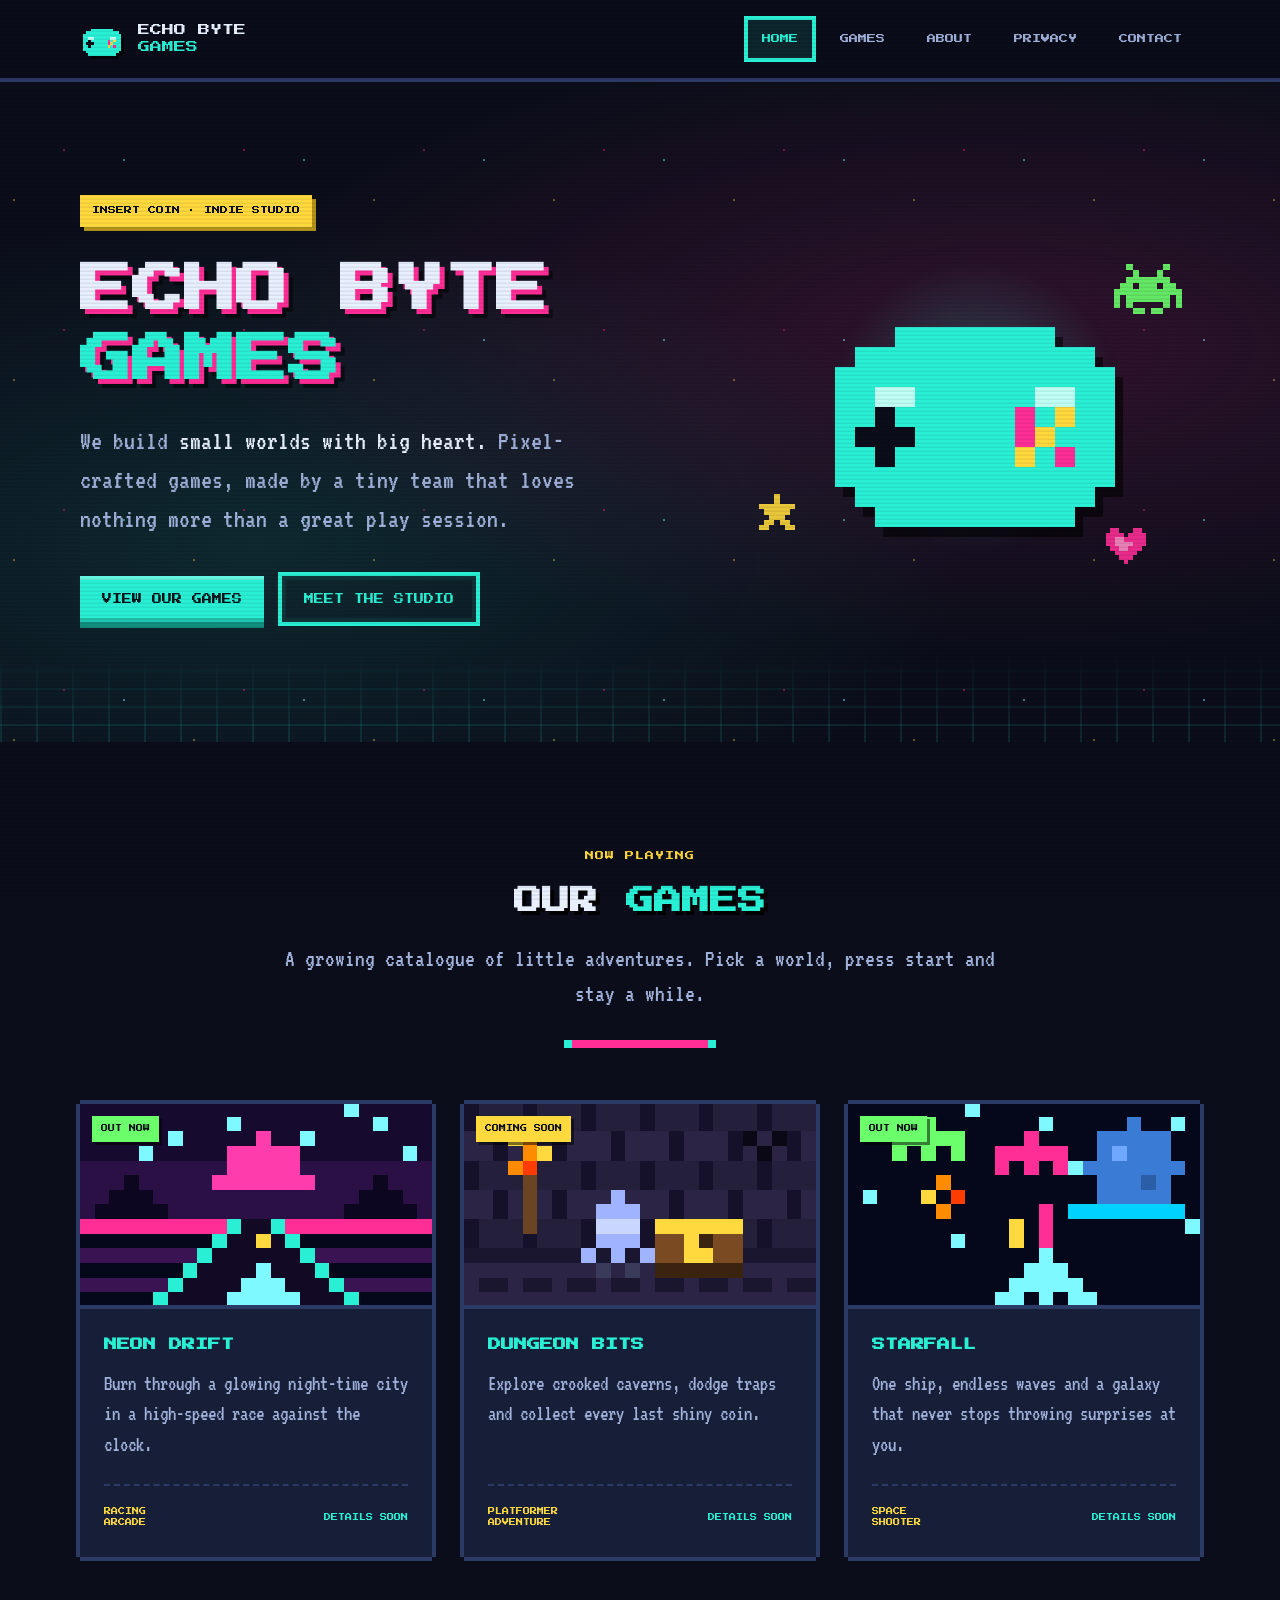
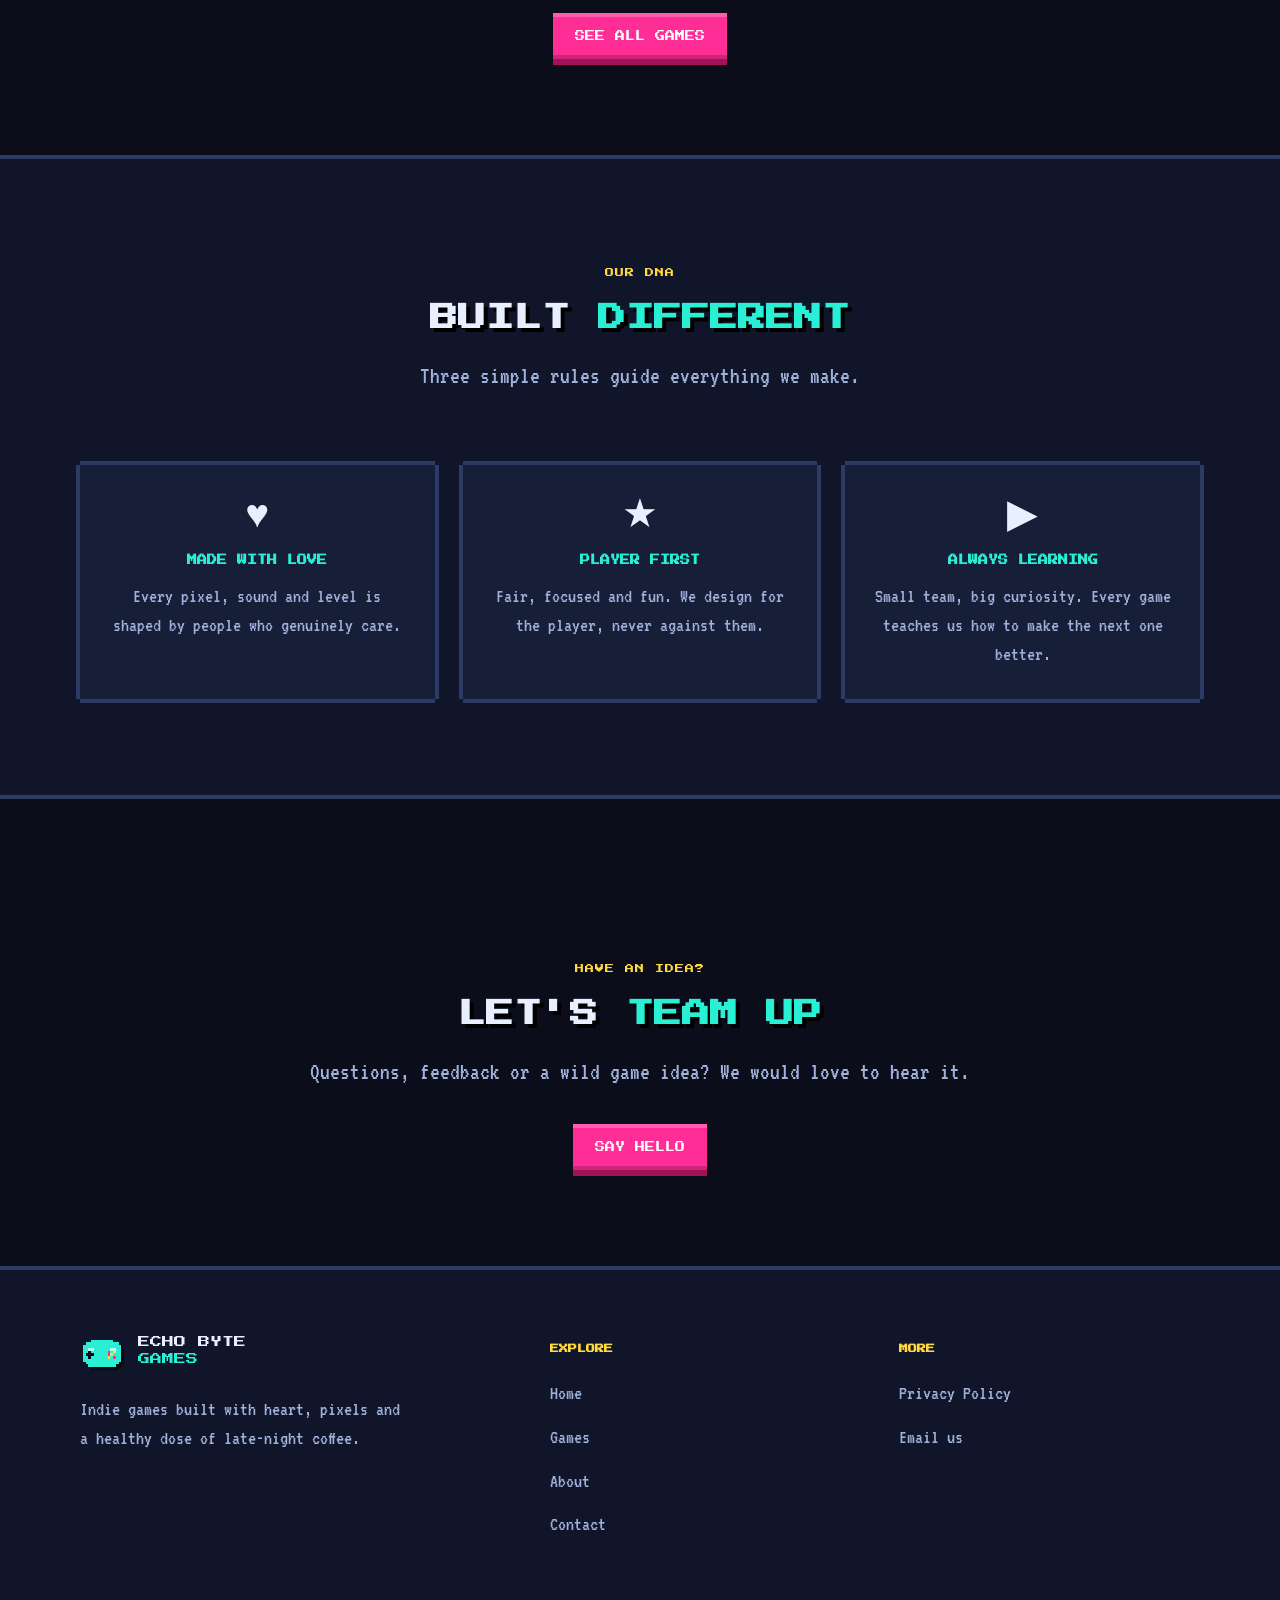
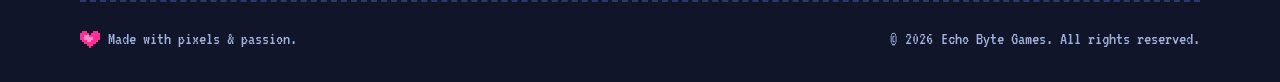
<file: public/index.html>
<!DOCTYPE html>
<html lang="en">
<head>
  <meta charset="UTF-8">
  <meta name="viewport" content="width=device-width, initial-scale=1.0">
  <title>Echo Byte Games — Indie Games Made with Heart</title>
  <meta name="description" content="Echo Byte Games is an indie studio crafting small worlds with big heart. Explore our games, meet the team and get in touch.">
  <link rel="icon" type="image/svg+xml" href="images/favicon.svg">
  <link rel="preconnect" href="https://fonts.googleapis.com">
  <link rel="preconnect" href="https://fonts.gstatic.com" crossorigin>
  <link rel="stylesheet" href="css/style.css">
  <script>document.documentElement.classList.add("js");</script>
</head>
<body>
  <div class="scanlines" aria-hidden="true"></div>

  <header class="site-header">
    <div class="container nav-inner">
      <a class="brand" href="index.html" aria-label="Echo Byte Games home">
        <img class="brand__icon" src="images/logo-gamepad.svg" alt="" width="44" height="33">
        <span class="brand__text">ECHO BYTE<br><span>GAMES</span></span>
      </a>
      <button class="nav-toggle" type="button" aria-label="Toggle menu" aria-expanded="false" aria-controls="primary-nav">
        <span class="nav-toggle__bar"></span>
        <span class="nav-toggle__bar"></span>
        <span class="nav-toggle__bar"></span>
      </button>
      <ul class="nav-links" id="primary-nav">
        <li><a class="nav-link" href="index.html">HOME</a></li>
        <li><a class="nav-link" href="games.html">GAMES</a></li>
        <li><a class="nav-link" href="about.html">ABOUT</a></li>
        <li><a class="nav-link" href="privacy.html">PRIVACY</a></li>
        <li><a class="nav-link" href="contact.html">CONTACT</a></li>
      </ul>
    </div>
  </header>

  <main>
    <section class="hero">
      <div class="container hero__grid">
        <div class="hero__content">
          <span class="hero__badge">INSERT COIN &middot; INDIE STUDIO</span>
          <h1 class="hero__title">ECHO BYTE<br><span>GAMES</span></h1>
          <p class="hero__subtitle">We build <strong>small worlds with big heart.</strong> Pixel-crafted games, made by a tiny team that loves nothing more than a great play session.</p>
          <div class="hero__actions">
            <a class="btn" href="games.html">VIEW OUR GAMES</a>
            <a class="btn btn--ghost" href="about.html">MEET THE STUDIO</a>
          </div>
        </div>

        <div class="hero__art" aria-hidden="true">
          <div class="hero__art-glow"></div>
          <img class="hero__deco hero__deco--invader" src="images/invader.svg" alt="">
          <img class="hero__pad" src="images/logo-gamepad.svg" alt="">
          <img class="hero__deco hero__deco--star" src="images/star.svg" alt="">
          <img class="hero__deco hero__deco--heart" src="images/heart.svg" alt="">
        </div>
      </div>
    </section>

    <section class="section">
      <div class="container">
        <div class="section__header reveal">
          <span class="eyebrow">NOW PLAYING</span>
          <h2 class="section__title">OUR <span>GAMES</span></h2>
          <p class="section__intro">A growing catalogue of little adventures. Pick a world, press start and stay a while.</p>
          <span class="pixel-divider" aria-hidden="true"></span>
        </div>

        <div class="grid grid--3">
          <article class="game-card reveal">
            <div class="game-card__thumb">
              <img src="images/thumb-neon-drift.svg" alt="Neon-lit racing scene">
              <span class="badge">OUT NOW</span>
            </div>
            <div class="game-card__body">
              <h3 class="game-card__title">NEON DRIFT</h3>
              <p class="game-card__text">Burn through a glowing night-time city in a high-speed race against the clock.</p>
              <div class="game-card__foot">
                <span class="game-card__genre">RACING<br>ARCADE</span>
                <span class="game-card__cta">DETAILS SOON</span>
              </div>
            </div>
          </article>

          <article class="game-card reveal">
            <div class="game-card__thumb">
              <img src="images/thumb-dungeon-bits.svg" alt="Pixel hero facing a treasure chest in a dungeon">
              <span class="badge badge--soon">COMING SOON</span>
            </div>
            <div class="game-card__body">
              <h3 class="game-card__title">DUNGEON BITS</h3>
              <p class="game-card__text">Explore crooked caverns, dodge traps and collect every last shiny coin.</p>
              <div class="game-card__foot">
                <span class="game-card__genre">PLATFORMER<br>ADVENTURE</span>
                <span class="game-card__cta">DETAILS SOON</span>
              </div>
            </div>
          </article>

          <article class="game-card reveal">
            <div class="game-card__thumb">
              <img src="images/thumb-starfall.svg" alt="Space shooter with a starship and invaders">
              <span class="badge">OUT NOW</span>
            </div>
            <div class="game-card__body">
              <h3 class="game-card__title">STARFALL</h3>
              <p class="game-card__text">One ship, endless waves and a galaxy that never stops throwing surprises at you.</p>
              <div class="game-card__foot">
                <span class="game-card__genre">SPACE<br>SHOOTER</span>
                <span class="game-card__cta">DETAILS SOON</span>
              </div>
            </div>
          </article>
        </div>

        <div class="center-cta reveal">
          <a class="btn btn--secondary" href="games.html">SEE ALL GAMES</a>
        </div>
      </div>
    </section>

    <section class="section section--alt">
      <div class="container">
        <div class="section__header reveal">
          <span class="eyebrow">OUR DNA</span>
          <h2 class="section__title">BUILT <span>DIFFERENT</span></h2>
          <p class="section__intro">Three simple rules guide everything we make.</p>
        </div>

        <div class="feature-list">
          <div class="feature reveal">
            <div class="feature__icon" aria-hidden="true">&#9829;</div>
            <h3 class="feature__title">MADE WITH LOVE</h3>
            <p class="feature__text">Every pixel, sound and level is shaped by people who genuinely care.</p>
          </div>
          <div class="feature reveal">
            <div class="feature__icon" aria-hidden="true">&#9733;</div>
            <h3 class="feature__title">PLAYER FIRST</h3>
            <p class="feature__text">Fair, focused and fun. We design for the player, never against them.</p>
          </div>
          <div class="feature reveal">
            <div class="feature__icon" aria-hidden="true">&#9654;</div>
            <h3 class="feature__title">ALWAYS LEARNING</h3>
            <p class="feature__text">Small team, big curiosity. Every game teaches us how to make the next one better.</p>
          </div>
        </div>
      </div>
    </section>

    <section class="section">
      <div class="container center-cta reveal">
        <span class="eyebrow">HAVE AN IDEA?</span>
        <h2 class="section__title">LET'S <span>TEAM UP</span></h2>
        <p class="section__intro">Questions, feedback or a wild game idea? We would love to hear it.</p>
        <a class="btn btn--secondary" href="contact.html">SAY HELLO</a>
      </div>
    </section>
  </main>

  <footer class="site-footer">
    <div class="container">
      <div class="footer__grid">
        <div class="footer__brand">
          <a class="brand" href="index.html" aria-label="Echo Byte Games home">
            <img class="brand__icon" src="images/logo-gamepad.svg" alt="" width="44" height="33">
            <span class="brand__text">ECHO BYTE<br><span>GAMES</span></span>
          </a>
          <p>Indie games built with heart, pixels and a healthy dose of late-night coffee.</p>
        </div>
        <div>
          <h3 class="footer__heading">EXPLORE</h3>
          <ul class="footer__list">
            <li><a href="index.html">Home</a></li>
            <li><a href="games.html">Games</a></li>
            <li><a href="about.html">About</a></li>
            <li><a href="contact.html">Contact</a></li>
          </ul>
        </div>
        <div>
          <h3 class="footer__heading">MORE</h3>
          <ul class="footer__list">
            <li><a href="privacy.html">Privacy Policy</a></li>
            <li><a href="mailto:echobytegames01@gmail.com">Email us</a></li>
          </ul>
        </div>
      </div>
      <div class="footer__bottom">
        <span><img src="images/heart.svg" alt=""> Made with pixels &amp; passion.</span>
        <span>&copy; <span data-year>2026</span> Echo Byte Games. All rights reserved.</span>
      </div>
    </div>
  </footer>

  <script src="js/main.js"></script>
</body>
</html>
</file>
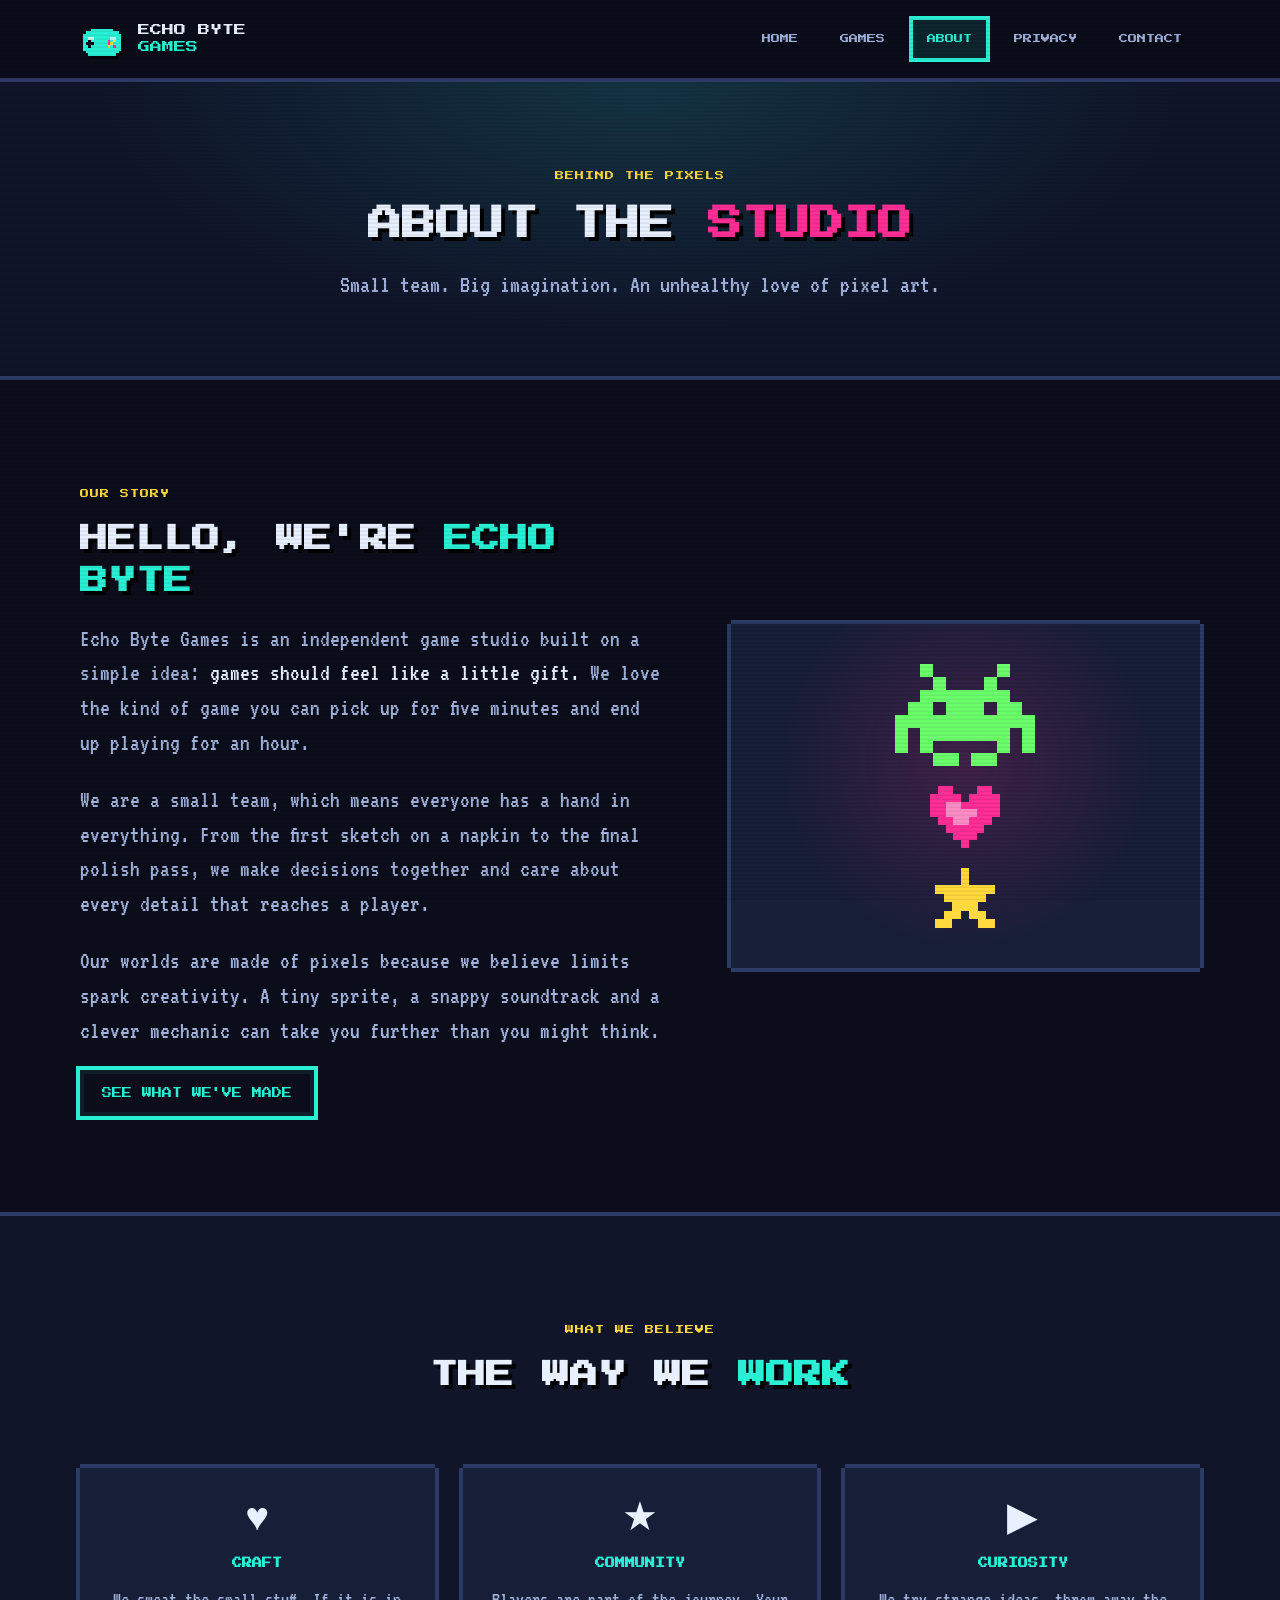
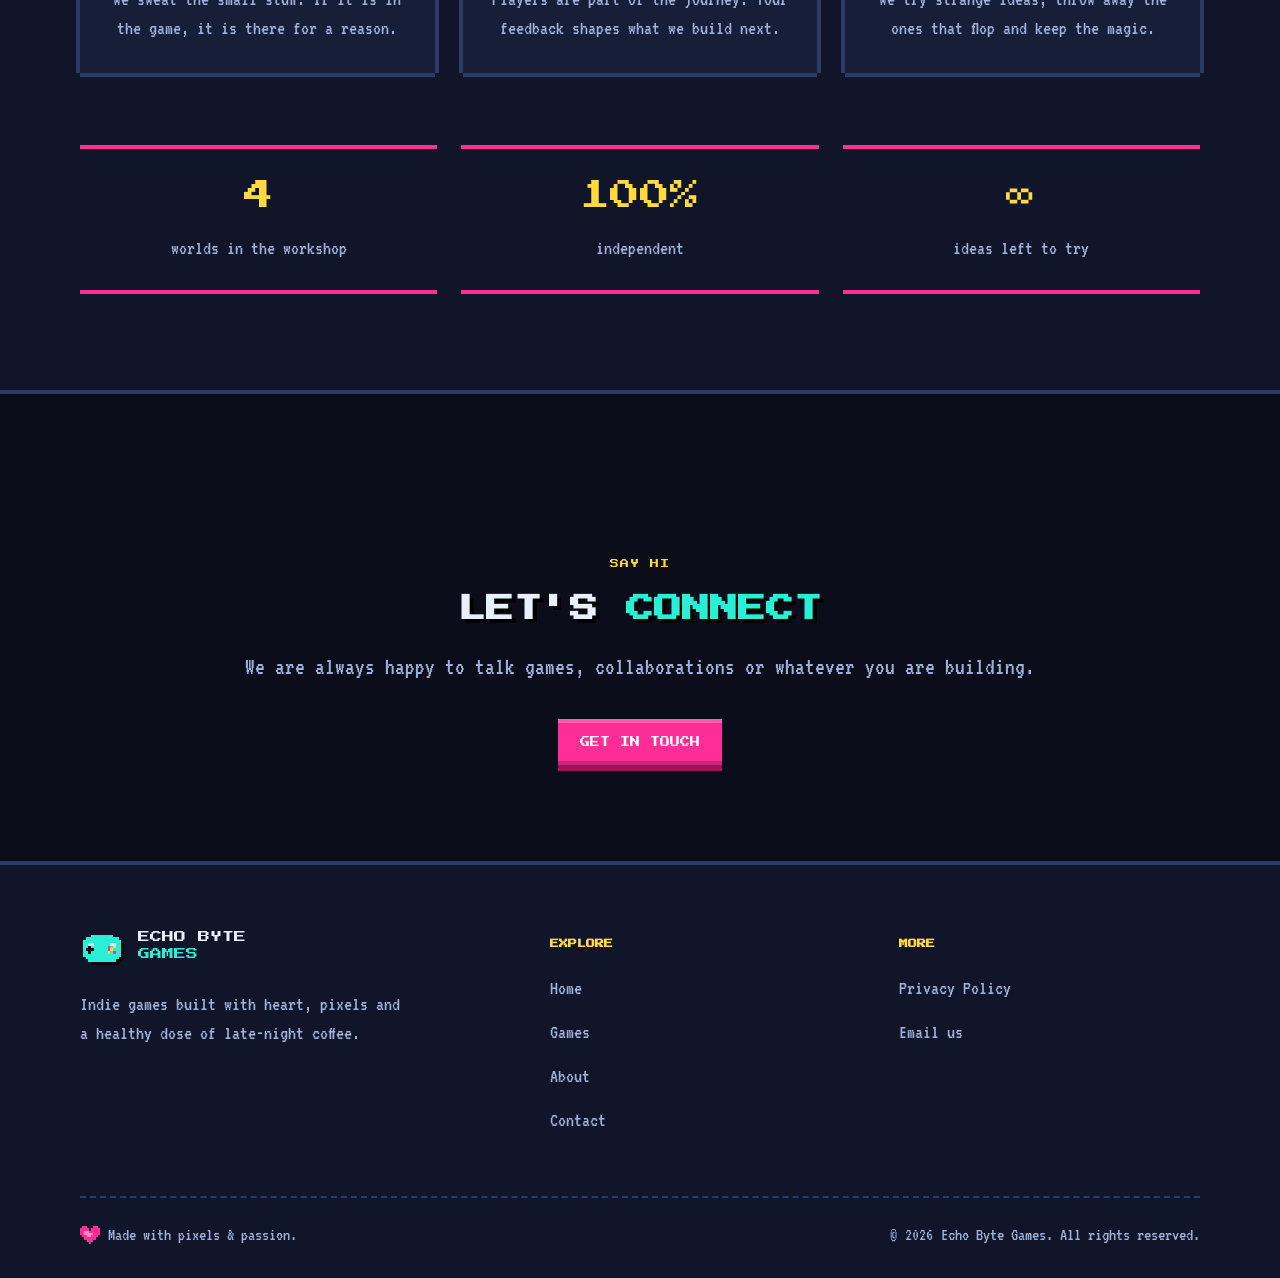
<file: public/about.html>
<!DOCTYPE html>
<html lang="en">
<head>
  <meta charset="UTF-8">
  <meta name="viewport" content="width=device-width, initial-scale=1.0">
  <title>About — Echo Byte Games</title>
  <meta name="description" content="Meet Echo Byte Games, a small indie studio making pixel-crafted games with heart.">
  <link rel="icon" type="image/svg+xml" href="images/favicon.svg">
  <link rel="preconnect" href="https://fonts.googleapis.com">
  <link rel="preconnect" href="https://fonts.gstatic.com" crossorigin>
  <link rel="stylesheet" href="css/style.css">
  <script>document.documentElement.classList.add("js");</script>
</head>
<body>
  <div class="scanlines" aria-hidden="true"></div>

  <header class="site-header">
    <div class="container nav-inner">
      <a class="brand" href="index.html" aria-label="Echo Byte Games home">
        <img class="brand__icon" src="images/logo-gamepad.svg" alt="" width="44" height="33">
        <span class="brand__text">ECHO BYTE<br><span>GAMES</span></span>
      </a>
      <button class="nav-toggle" type="button" aria-label="Toggle menu" aria-expanded="false" aria-controls="primary-nav">
        <span class="nav-toggle__bar"></span>
        <span class="nav-toggle__bar"></span>
        <span class="nav-toggle__bar"></span>
      </button>
      <ul class="nav-links" id="primary-nav">
        <li><a class="nav-link" href="index.html">HOME</a></li>
        <li><a class="nav-link" href="games.html">GAMES</a></li>
        <li><a class="nav-link" href="about.html">ABOUT</a></li>
        <li><a class="nav-link" href="privacy.html">PRIVACY</a></li>
        <li><a class="nav-link" href="contact.html">CONTACT</a></li>
      </ul>
    </div>
  </header>

  <main>
    <section class="page-hero">
      <div class="container">
        <span class="eyebrow">BEHIND THE PIXELS</span>
        <h1 class="page-hero__title">ABOUT THE <span>STUDIO</span></h1>
        <p class="page-hero__intro">Small team. Big imagination. An unhealthy love of pixel art.</p>
      </div>
    </section>

    <section class="section">
      <div class="container about-grid">
        <div class="about-copy reveal">
          <span class="eyebrow">OUR STORY</span>
          <h2 class="section__title">HELLO, WE'RE <span>ECHO BYTE</span></h2>
          <p>Echo Byte Games is an independent game studio built on a simple idea: <strong>games should feel like a little gift.</strong> We love the kind of game you can pick up for five minutes and end up playing for an hour.</p>
          <p>We are a small team, which means everyone has a hand in everything. From the first sketch on a napkin to the final polish pass, we make decisions together and care about every detail that reaches a player.</p>
          <p>Our worlds are made of pixels because we believe limits spark creativity. A tiny sprite, a snappy soundtrack and a clever mechanic can take you further than you might think.</p>
          <a class="btn btn--ghost" href="games.html">SEE WHAT WE'VE MADE</a>
        </div>

        <div class="about-art reveal" aria-hidden="true">
          <img src="images/invader.svg" alt="">
          <img src="images/heart.svg" alt="">
          <img src="images/star.svg" alt="">
        </div>
      </div>
    </section>

    <section class="section section--alt">
      <div class="container">
        <div class="section__header reveal">
          <span class="eyebrow">WHAT WE BELIEVE</span>
          <h2 class="section__title">THE WAY WE <span>WORK</span></h2>
        </div>

        <div class="feature-list">
          <div class="feature reveal">
            <div class="feature__icon" aria-hidden="true">&#9829;</div>
            <h3 class="feature__title">CRAFT</h3>
            <p class="feature__text">We sweat the small stuff. If it is in the game, it is there for a reason.</p>
          </div>
          <div class="feature reveal">
            <div class="feature__icon" aria-hidden="true">&#9733;</div>
            <h3 class="feature__title">COMMUNITY</h3>
            <p class="feature__text">Players are part of the journey. Your feedback shapes what we build next.</p>
          </div>
          <div class="feature reveal">
            <div class="feature__icon" aria-hidden="true">&#9654;</div>
            <h3 class="feature__title">CURIOSITY</h3>
            <p class="feature__text">We try strange ideas, throw away the ones that flop and keep the magic.</p>
          </div>
        </div>

        <div class="stat-grid reveal">
          <div class="stat">
            <span class="stat__num">4</span>
            <span class="stat__label">worlds in the workshop</span>
          </div>
          <div class="stat">
            <span class="stat__num">100%</span>
            <span class="stat__label">independent</span>
          </div>
          <div class="stat">
            <span class="stat__num">&#8734;</span>
            <span class="stat__label">ideas left to try</span>
          </div>
        </div>
      </div>
    </section>

    <section class="section">
      <div class="container center-cta reveal">
        <span class="eyebrow">SAY HI</span>
        <h2 class="section__title">LET'S <span>CONNECT</span></h2>
        <p class="section__intro">We are always happy to talk games, collaborations or whatever you are building.</p>
        <a class="btn btn--secondary" href="contact.html">GET IN TOUCH</a>
      </div>
    </section>
  </main>

  <footer class="site-footer">
    <div class="container">
      <div class="footer__grid">
        <div class="footer__brand">
          <a class="brand" href="index.html" aria-label="Echo Byte Games home">
            <img class="brand__icon" src="images/logo-gamepad.svg" alt="" width="44" height="33">
            <span class="brand__text">ECHO BYTE<br><span>GAMES</span></span>
          </a>
          <p>Indie games built with heart, pixels and a healthy dose of late-night coffee.</p>
        </div>
        <div>
          <h3 class="footer__heading">EXPLORE</h3>
          <ul class="footer__list">
            <li><a href="index.html">Home</a></li>
            <li><a href="games.html">Games</a></li>
            <li><a href="about.html">About</a></li>
            <li><a href="contact.html">Contact</a></li>
          </ul>
        </div>
        <div>
          <h3 class="footer__heading">MORE</h3>
          <ul class="footer__list">
            <li><a href="privacy.html">Privacy Policy</a></li>
            <li><a href="mailto:echobytegames01@gmail.com">Email us</a></li>
          </ul>
        </div>
      </div>
      <div class="footer__bottom">
        <span><img src="images/heart.svg" alt=""> Made with pixels &amp; passion.</span>
        <span>&copy; <span data-year>2026</span> Echo Byte Games. All rights reserved.</span>
      </div>
    </div>
  </footer>

  <script src="js/main.js"></script>
</body>
</html>
</file>
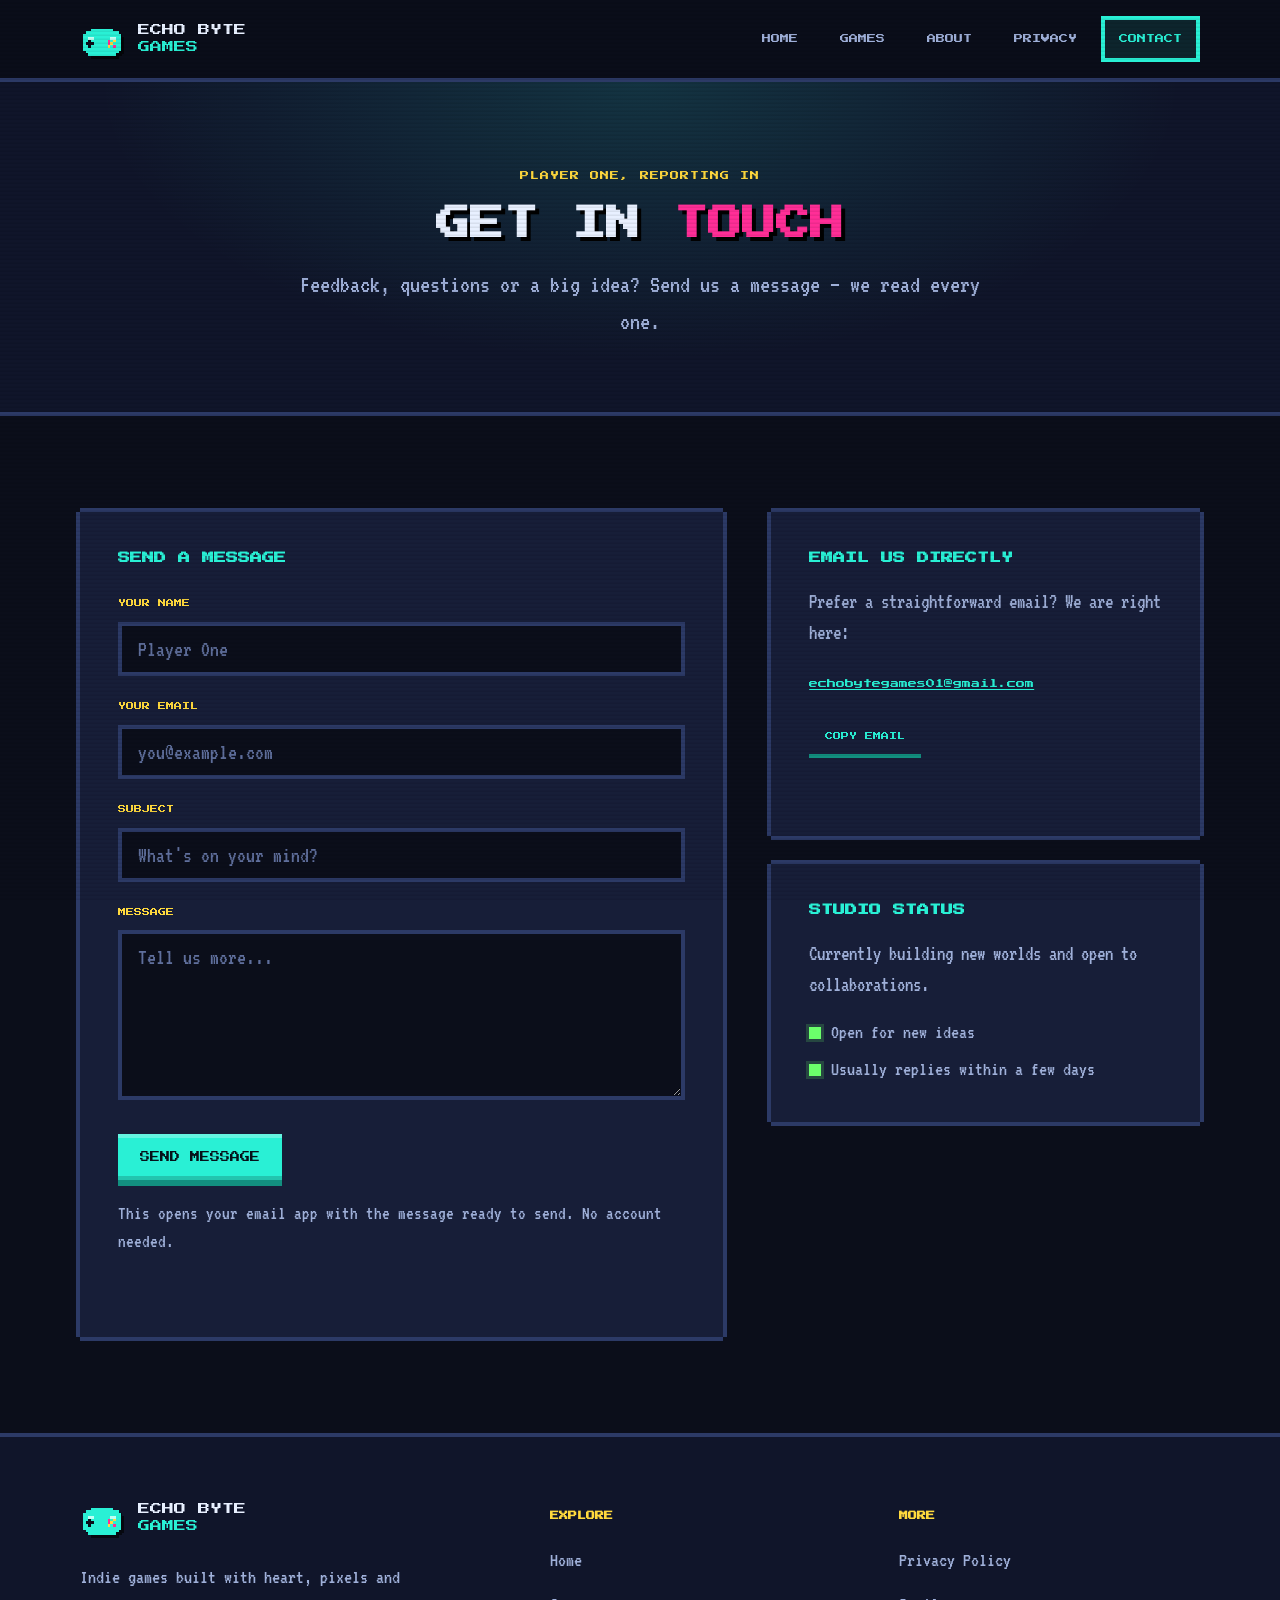
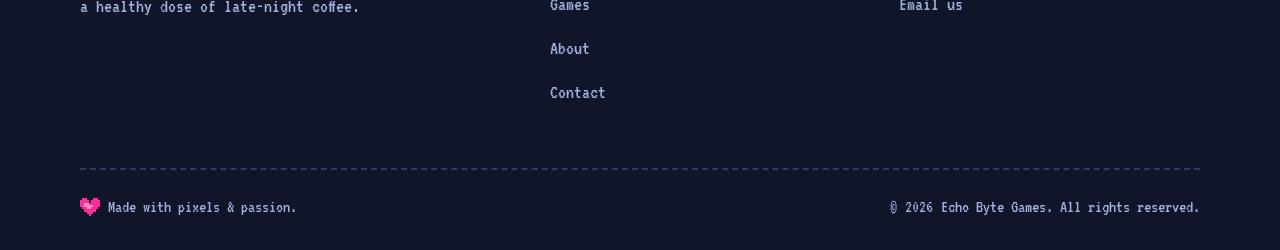
<file: public/contact.html>
<!DOCTYPE html>
<html lang="en">
<head>
  <meta charset="UTF-8">
  <meta name="viewport" content="width=device-width, initial-scale=1.0">
  <title>Contact — Echo Byte Games</title>
  <meta name="description" content="Get in touch with Echo Byte Games. Questions, feedback and collaborations welcome.">
  <link rel="icon" type="image/svg+xml" href="images/favicon.svg">
  <link rel="preconnect" href="https://fonts.googleapis.com">
  <link rel="preconnect" href="https://fonts.gstatic.com" crossorigin>
  <link rel="stylesheet" href="css/style.css">
  <script>document.documentElement.classList.add("js");</script>
</head>
<body>
  <div class="scanlines" aria-hidden="true"></div>

  <header class="site-header">
    <div class="container nav-inner">
      <a class="brand" href="index.html" aria-label="Echo Byte Games home">
        <img class="brand__icon" src="images/logo-gamepad.svg" alt="" width="44" height="33">
        <span class="brand__text">ECHO BYTE<br><span>GAMES</span></span>
      </a>
      <button class="nav-toggle" type="button" aria-label="Toggle menu" aria-expanded="false" aria-controls="primary-nav">
        <span class="nav-toggle__bar"></span>
        <span class="nav-toggle__bar"></span>
        <span class="nav-toggle__bar"></span>
      </button>
      <ul class="nav-links" id="primary-nav">
        <li><a class="nav-link" href="index.html">HOME</a></li>
        <li><a class="nav-link" href="games.html">GAMES</a></li>
        <li><a class="nav-link" href="about.html">ABOUT</a></li>
        <li><a class="nav-link" href="privacy.html">PRIVACY</a></li>
        <li><a class="nav-link" href="contact.html">CONTACT</a></li>
      </ul>
    </div>
  </header>

  <main>
    <section class="page-hero">
      <div class="container">
        <span class="eyebrow">PLAYER ONE, REPORTING IN</span>
        <h1 class="page-hero__title">GET IN <span>TOUCH</span></h1>
        <p class="page-hero__intro">Feedback, questions or a big idea? Send us a message — we read every one.</p>
      </div>
    </section>

    <section class="section">
      <div class="container contact-layout">
        <div class="panel reveal">
          <h2 class="panel__title">SEND A MESSAGE</h2>
          <form id="contact-form" novalidate>
            <div class="form-group">
              <label class="form-label" for="name">YOUR NAME</label>
              <input class="form-control" id="name" name="name" type="text" placeholder="Player One" autocomplete="name" required>
            </div>
            <div class="form-group">
              <label class="form-label" for="email">YOUR EMAIL</label>
              <input class="form-control" id="email" name="email" type="email" placeholder="you@example.com" autocomplete="email" required>
            </div>
            <div class="form-group">
              <label class="form-label" for="subject">SUBJECT</label>
              <input class="form-control" id="subject" name="subject" type="text" placeholder="What's on your mind?">
            </div>
            <div class="form-group">
              <label class="form-label" for="message">MESSAGE</label>
              <textarea class="form-control" id="message" name="message" placeholder="Tell us more..." required></textarea>
            </div>
            <button class="btn" type="submit">SEND MESSAGE</button>
            <p class="form-note">This opens your email app with the message ready to send. No account needed.</p>
            <p class="form-status" id="form-status" role="status" aria-live="polite"></p>
          </form>
        </div>

        <div class="contact-aside reveal">
          <div class="panel contact-card">
            <h2 class="panel__title">EMAIL US DIRECTLY</h2>
            <p>Prefer a straightforward email? We are right here:</p>
            <a class="email-link" href="mailto:echobytegames01@gmail.com">echobytegames01@gmail.com</a><br>
            <button class="btn btn--ghost btn--small copy-btn" id="copy-email" type="button">COPY EMAIL</button>
            <p class="form-status" id="copy-status" role="status" aria-live="polite"></p>
          </div>

          <div class="panel contact-card">
            <h2 class="panel__title">STUDIO STATUS</h2>
            <p>Currently building new worlds and open to collaborations.</p>
            <div class="status-line">
              <span class="status-dot" aria-hidden="true"></span>
              <span>Open for new ideas</span>
            </div>
            <div class="status-line">
              <span class="status-dot" aria-hidden="true"></span>
              <span>Usually replies within a few days</span>
            </div>
          </div>
        </div>
      </div>
    </section>
  </main>

  <footer class="site-footer">
    <div class="container">
      <div class="footer__grid">
        <div class="footer__brand">
          <a class="brand" href="index.html" aria-label="Echo Byte Games home">
            <img class="brand__icon" src="images/logo-gamepad.svg" alt="" width="44" height="33">
            <span class="brand__text">ECHO BYTE<br><span>GAMES</span></span>
          </a>
          <p>Indie games built with heart, pixels and a healthy dose of late-night coffee.</p>
        </div>
        <div>
          <h3 class="footer__heading">EXPLORE</h3>
          <ul class="footer__list">
            <li><a href="index.html">Home</a></li>
            <li><a href="games.html">Games</a></li>
            <li><a href="about.html">About</a></li>
            <li><a href="contact.html">Contact</a></li>
          </ul>
        </div>
        <div>
          <h3 class="footer__heading">MORE</h3>
          <ul class="footer__list">
            <li><a href="privacy.html">Privacy Policy</a></li>
            <li><a href="mailto:echobytegames01@gmail.com">Email us</a></li>
          </ul>
        </div>
      </div>
      <div class="footer__bottom">
        <span><img src="images/heart.svg" alt=""> Made with pixels &amp; passion.</span>
        <span>&copy; <span data-year>2026</span> Echo Byte Games. All rights reserved.</span>
      </div>
    </div>
  </footer>

  <script src="js/main.js"></script>
</body>
</html>
</file>
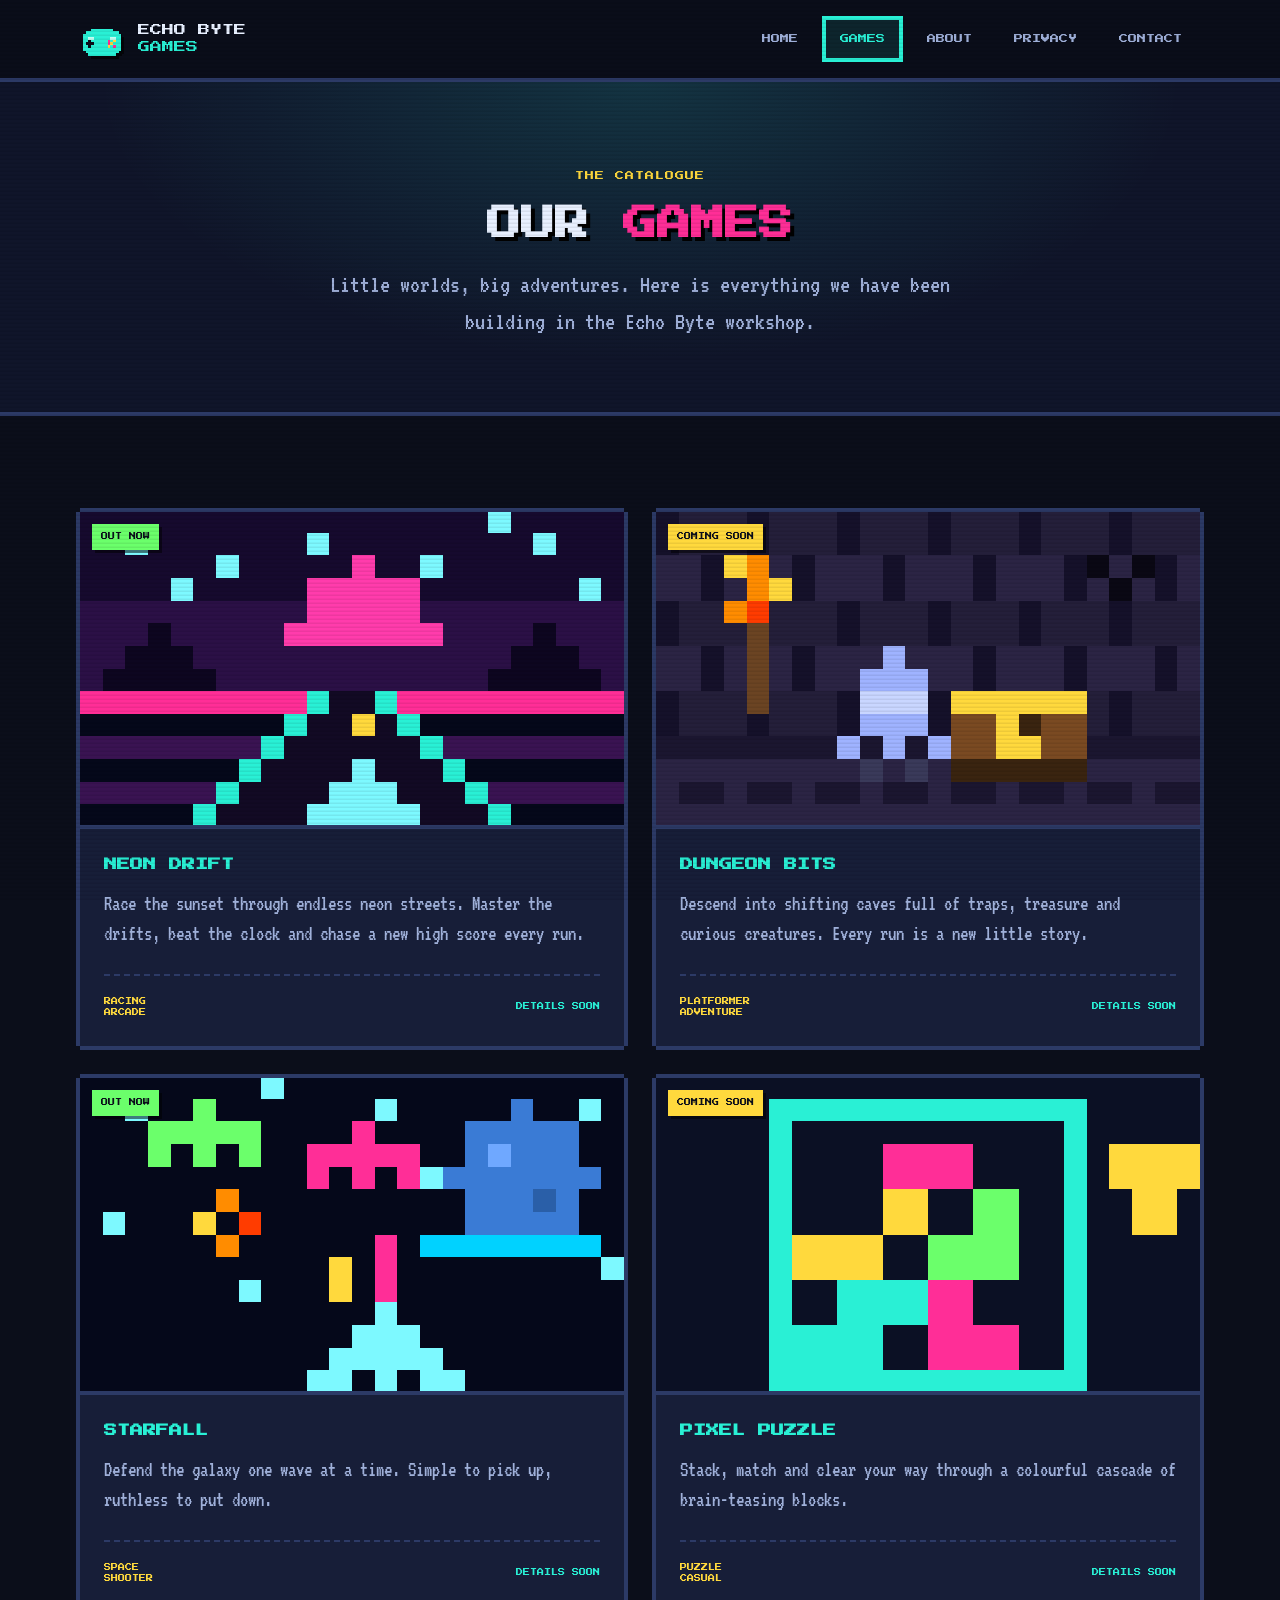
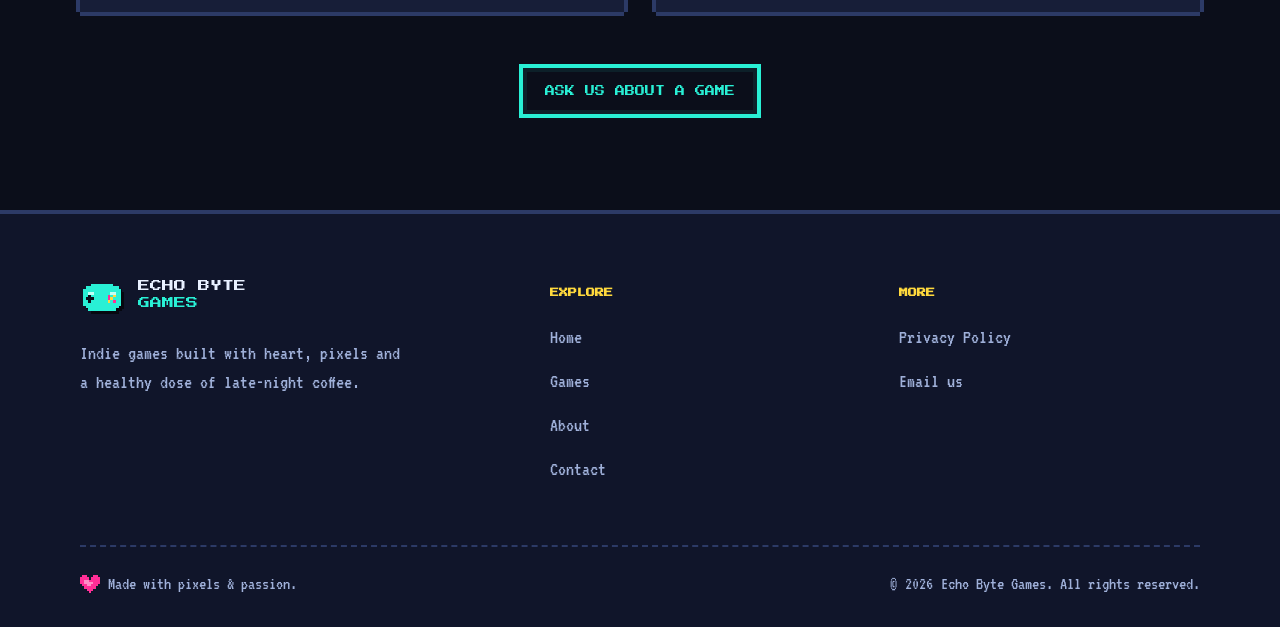
<file: public/games.html>
<!DOCTYPE html>
<html lang="en">
<head>
  <meta charset="UTF-8">
  <meta name="viewport" content="width=device-width, initial-scale=1.0">
  <title>Our Games — Echo Byte Games</title>
  <meta name="description" content="Explore the games made by Echo Byte Games, from neon racers to pixel dungeons.">
  <link rel="icon" type="image/svg+xml" href="images/favicon.svg">
  <link rel="preconnect" href="https://fonts.googleapis.com">
  <link rel="preconnect" href="https://fonts.gstatic.com" crossorigin>
  <link rel="stylesheet" href="css/style.css">
  <script>document.documentElement.classList.add("js");</script>
</head>
<body>
  <div class="scanlines" aria-hidden="true"></div>

  <header class="site-header">
    <div class="container nav-inner">
      <a class="brand" href="index.html" aria-label="Echo Byte Games home">
        <img class="brand__icon" src="images/logo-gamepad.svg" alt="" width="44" height="33">
        <span class="brand__text">ECHO BYTE<br><span>GAMES</span></span>
      </a>
      <button class="nav-toggle" type="button" aria-label="Toggle menu" aria-expanded="false" aria-controls="primary-nav">
        <span class="nav-toggle__bar"></span>
        <span class="nav-toggle__bar"></span>
        <span class="nav-toggle__bar"></span>
      </button>
      <ul class="nav-links" id="primary-nav">
        <li><a class="nav-link" href="index.html">HOME</a></li>
        <li><a class="nav-link" href="games.html">GAMES</a></li>
        <li><a class="nav-link" href="about.html">ABOUT</a></li>
        <li><a class="nav-link" href="privacy.html">PRIVACY</a></li>
        <li><a class="nav-link" href="contact.html">CONTACT</a></li>
      </ul>
    </div>
  </header>

  <main>
    <section class="page-hero">
      <div class="container">
        <span class="eyebrow">THE CATALOGUE</span>
        <h1 class="page-hero__title">OUR <span>GAMES</span></h1>
        <p class="page-hero__intro">Little worlds, big adventures. Here is everything we have been building in the Echo Byte workshop.</p>
      </div>
    </section>

    <section class="section">
      <div class="container">
        <!-- Placeholder catalogue: replace these cards with your real games. -->
        <div class="grid grid--2">
          <article class="game-card reveal">
            <div class="game-card__thumb">
              <img src="images/thumb-neon-drift.svg" alt="Neon-lit racing scene">
              <span class="badge">OUT NOW</span>
            </div>
            <div class="game-card__body">
              <h2 class="game-card__title">NEON DRIFT</h2>
              <p class="game-card__text">Race the sunset through endless neon streets. Master the drifts, beat the clock and chase a new high score every run.</p>
              <div class="game-card__foot">
                <span class="game-card__genre">RACING<br>ARCADE</span>
                <span class="game-card__cta">DETAILS SOON</span>
              </div>
            </div>
          </article>

          <article class="game-card reveal">
            <div class="game-card__thumb">
              <img src="images/thumb-dungeon-bits.svg" alt="Pixel hero facing a treasure chest in a dungeon">
              <span class="badge badge--soon">COMING SOON</span>
            </div>
            <div class="game-card__body">
              <h2 class="game-card__title">DUNGEON BITS</h2>
              <p class="game-card__text">Descend into shifting caves full of traps, treasure and curious creatures. Every run is a new little story.</p>
              <div class="game-card__foot">
                <span class="game-card__genre">PLATFORMER<br>ADVENTURE</span>
                <span class="game-card__cta">DETAILS SOON</span>
              </div>
            </div>
          </article>

          <article class="game-card reveal">
            <div class="game-card__thumb">
              <img src="images/thumb-starfall.svg" alt="Space shooter with a starship and invaders">
              <span class="badge">OUT NOW</span>
            </div>
            <div class="game-card__body">
              <h2 class="game-card__title">STARFALL</h2>
              <p class="game-card__text">Defend the galaxy one wave at a time. Simple to pick up, ruthless to put down.</p>
              <div class="game-card__foot">
                <span class="game-card__genre">SPACE<br>SHOOTER</span>
                <span class="game-card__cta">DETAILS SOON</span>
              </div>
            </div>
          </article>

          <article class="game-card reveal">
            <div class="game-card__thumb">
              <img src="images/thumb-pixel-puzzle.svg" alt="Colourful falling puzzle blocks">
              <span class="badge badge--soon">COMING SOON</span>
            </div>
            <div class="game-card__body">
              <h2 class="game-card__title">PIXEL PUZZLE</h2>
              <p class="game-card__text">Stack, match and clear your way through a colourful cascade of brain-teasing blocks.</p>
              <div class="game-card__foot">
                <span class="game-card__genre">PUZZLE<br>CASUAL</span>
                <span class="game-card__cta">DETAILS SOON</span>
              </div>
            </div>
          </article>
        </div>

        <div class="center-cta reveal">
          <a class="btn btn--ghost" href="contact.html">ASK US ABOUT A GAME</a>
        </div>
      </div>
    </section>
  </main>

  <footer class="site-footer">
    <div class="container">
      <div class="footer__grid">
        <div class="footer__brand">
          <a class="brand" href="index.html" aria-label="Echo Byte Games home">
            <img class="brand__icon" src="images/logo-gamepad.svg" alt="" width="44" height="33">
            <span class="brand__text">ECHO BYTE<br><span>GAMES</span></span>
          </a>
          <p>Indie games built with heart, pixels and a healthy dose of late-night coffee.</p>
        </div>
        <div>
          <h3 class="footer__heading">EXPLORE</h3>
          <ul class="footer__list">
            <li><a href="index.html">Home</a></li>
            <li><a href="games.html">Games</a></li>
            <li><a href="about.html">About</a></li>
            <li><a href="contact.html">Contact</a></li>
          </ul>
        </div>
        <div>
          <h3 class="footer__heading">MORE</h3>
          <ul class="footer__list">
            <li><a href="privacy.html">Privacy Policy</a></li>
            <li><a href="mailto:echobytegames01@gmail.com">Email us</a></li>
          </ul>
        </div>
      </div>
      <div class="footer__bottom">
        <span><img src="images/heart.svg" alt=""> Made with pixels &amp; passion.</span>
        <span>&copy; <span data-year>2026</span> Echo Byte Games. All rights reserved.</span>
      </div>
    </div>
  </footer>

  <script src="js/main.js"></script>
</body>
</html>
</file>
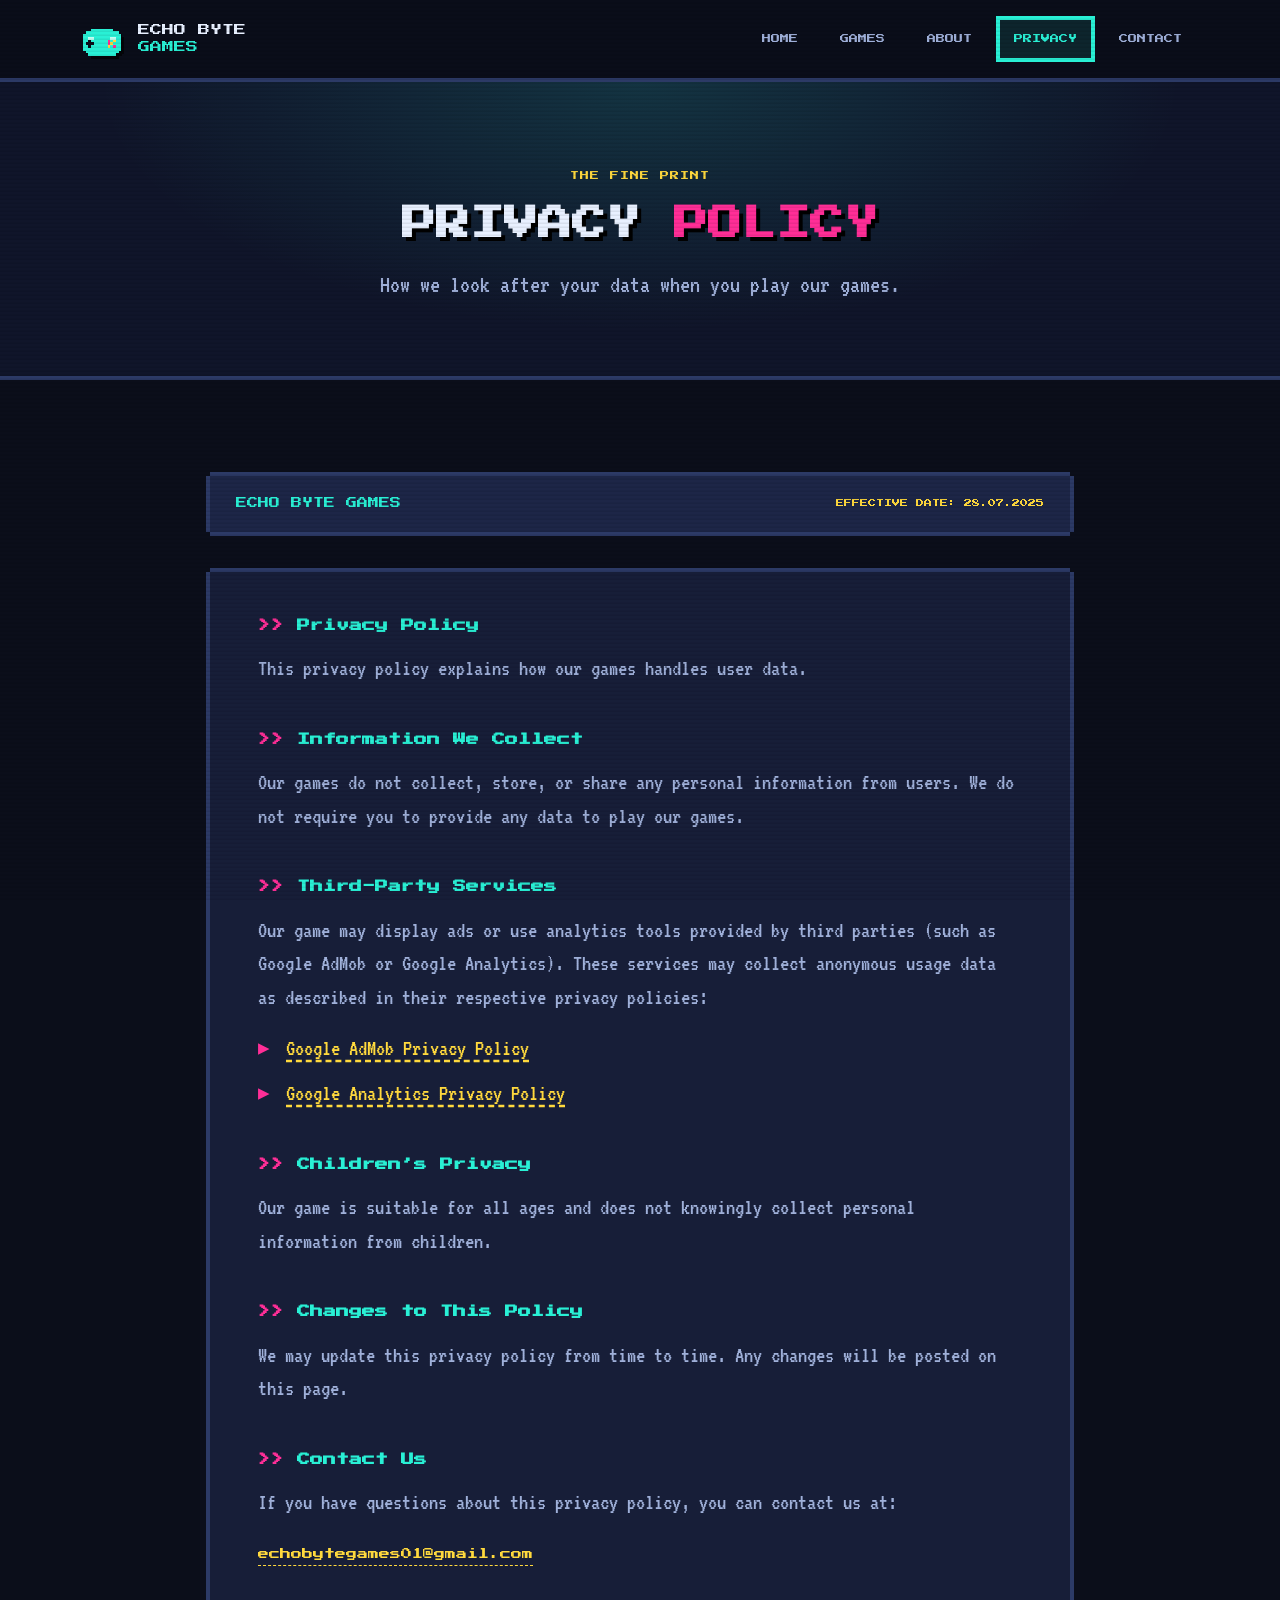
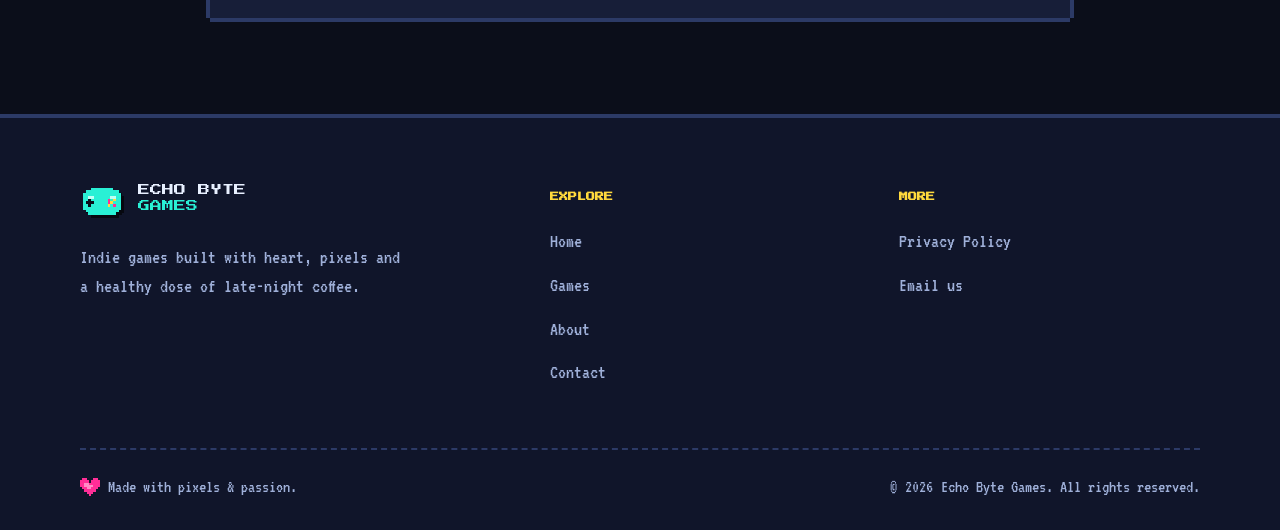
<file: public/privacy.html>
<!DOCTYPE html>
<html lang="en">
<head>
  <meta charset="UTF-8">
  <meta name="viewport" content="width=device-width, initial-scale=1.0">
  <title>Privacy Policy — Echo Byte Games</title>
  <meta name="description" content="The privacy policy for Echo Byte Games and our games.">
  <link rel="icon" type="image/svg+xml" href="images/favicon.svg">
  <link rel="preconnect" href="https://fonts.googleapis.com">
  <link rel="preconnect" href="https://fonts.gstatic.com" crossorigin>
  <link rel="stylesheet" href="css/style.css">
  <script>document.documentElement.classList.add("js");</script>
</head>
<body>
  <div class="scanlines" aria-hidden="true"></div>

  <header class="site-header">
    <div class="container nav-inner">
      <a class="brand" href="index.html" aria-label="Echo Byte Games home">
        <img class="brand__icon" src="images/logo-gamepad.svg" alt="" width="44" height="33">
        <span class="brand__text">ECHO BYTE<br><span>GAMES</span></span>
      </a>
      <button class="nav-toggle" type="button" aria-label="Toggle menu" aria-expanded="false" aria-controls="primary-nav">
        <span class="nav-toggle__bar"></span>
        <span class="nav-toggle__bar"></span>
        <span class="nav-toggle__bar"></span>
      </button>
      <ul class="nav-links" id="primary-nav">
        <li><a class="nav-link" href="index.html">HOME</a></li>
        <li><a class="nav-link" href="games.html">GAMES</a></li>
        <li><a class="nav-link" href="about.html">ABOUT</a></li>
        <li><a class="nav-link" href="privacy.html">PRIVACY</a></li>
        <li><a class="nav-link" href="contact.html">CONTACT</a></li>
      </ul>
    </div>
  </header>

  <main>
    <section class="page-hero">
      <div class="container">
        <span class="eyebrow">THE FINE PRINT</span>
        <h1 class="page-hero__title">PRIVACY <span>POLICY</span></h1>
        <p class="page-hero__intro">How we look after your data when you play our games.</p>
      </div>
    </section>

    <section class="section">
      <div class="container">
        <article class="policy reveal">
          <div class="policy__meta">
            <span class="policy__brand">ECHO BYTE GAMES</span>
            <span class="policy__date">EFFECTIVE DATE: 28.07.2025</span>
          </div>

          <div class="prose">
            <h2>Privacy Policy</h2>
            <p>This privacy policy explains how our games handles user data.</p>

            <h2>Information We Collect</h2>
            <p>Our games do not collect, store, or share any personal information from users. We do not require you to provide any data to play our games.</p>

            <h2>Third-Party Services</h2>
            <p>Our game may display ads or use analytics tools provided by third parties (such as Google AdMob or Google Analytics). These services may collect anonymous usage data as described in their respective privacy policies:</p>
            <ul>
              <li><a href="https://policies.google.com/privacy" target="_blank" rel="noopener noreferrer">Google AdMob Privacy Policy</a></li>
              <li><a href="https://support.google.com/analytics/answer/6004245" target="_blank" rel="noopener noreferrer">Google Analytics Privacy Policy</a></li>
            </ul>

            <h2>Children&rsquo;s Privacy</h2>
            <p>Our game is suitable for all ages and does not knowingly collect personal information from children.</p>

            <h2>Changes to This Policy</h2>
            <p>We may update this privacy policy from time to time. Any changes will be posted on this page.</p>

            <h2>Contact Us</h2>
            <p>If you have questions about this privacy policy, you can contact us at:</p>
            <a class="prose__contact" href="mailto:echobytegames01@gmail.com">echobytegames01@gmail.com</a>
          </div>
        </article>
      </div>
    </section>
  </main>

  <footer class="site-footer">
    <div class="container">
      <div class="footer__grid">
        <div class="footer__brand">
          <a class="brand" href="index.html" aria-label="Echo Byte Games home">
            <img class="brand__icon" src="images/logo-gamepad.svg" alt="" width="44" height="33">
            <span class="brand__text">ECHO BYTE<br><span>GAMES</span></span>
          </a>
          <p>Indie games built with heart, pixels and a healthy dose of late-night coffee.</p>
        </div>
        <div>
          <h3 class="footer__heading">EXPLORE</h3>
          <ul class="footer__list">
            <li><a href="index.html">Home</a></li>
            <li><a href="games.html">Games</a></li>
            <li><a href="about.html">About</a></li>
            <li><a href="contact.html">Contact</a></li>
          </ul>
        </div>
        <div>
          <h3 class="footer__heading">MORE</h3>
          <ul class="footer__list">
            <li><a href="privacy.html">Privacy Policy</a></li>
            <li><a href="mailto:echobytegames01@gmail.com">Email us</a></li>
          </ul>
        </div>
      </div>
      <div class="footer__bottom">
        <span><img src="images/heart.svg" alt=""> Made with pixels &amp; passion.</span>
        <span>&copy; <span data-year>2026</span> Echo Byte Games. All rights reserved.</span>
      </div>
    </div>
  </footer>

  <script src="js/main.js"></script>
</body>
</html>
</file>
<file: public/css/style.css>
/* ==========================================================================
   Echo Byte Games — retro pixel arcade stylesheet
   ========================================================================== */

@import url("https://fonts.googleapis.com/css2?family=Press+Start+2P&family=VT323&display=swap");

:root {
  --bg: #0b0e1a;
  --bg-alt: #10152a;
  --panel: #171e38;
  --panel-2: #1d2647;
  --line: #2c3a66;
  --cyan: #29f0d5;
  --cyan-soft: #7df9ff;
  --magenta: #ff2e97;
  --yellow: #ffd93d;
  --green: #6bff6b;
  --text: #e8f0ff;
  --muted: #9fb0d9;

  --font-display: "Press Start 2P", monospace;
  --font-body: "VT323", monospace;

  --container: 1120px;
  --pixel: 4px;
}

*,
*::before,
*::after {
  box-sizing: border-box;
}

html {
  scroll-behavior: smooth;
}

body {
  margin: 0;
  background: var(--bg);
  color: var(--text);
  font-family: var(--font-body);
  font-size: 22px;
  line-height: 1.45;
  overflow-x: hidden;
}

img {
  max-width: 100%;
  display: block;
  image-rendering: pixelated;
}

a {
  color: inherit;
}

::selection {
  background: var(--magenta);
  color: #fff;
}

.sr-only {
  position: absolute;
  width: 1px;
  height: 1px;
  padding: 0;
  margin: -1px;
  overflow: hidden;
  clip: rect(0, 0, 0, 0);
  white-space: nowrap;
  border: 0;
}

/* ---------- Layout helpers ---------- */

.container {
  width: min(calc(100% - 48px), var(--container));
  margin-inline: auto;
}

.section {
  padding: 96px 0;
  position: relative;
}

.section--alt {
  background: var(--bg-alt);
  border-top: var(--pixel) solid var(--line);
  border-bottom: var(--pixel) solid var(--line);
}

.section__header {
  max-width: 720px;
  margin: 0 auto 56px;
  text-align: center;
}

.eyebrow {
  display: inline-block;
  font-family: var(--font-display);
  font-size: 9px;
  letter-spacing: 1px;
  color: var(--yellow);
  margin-bottom: 18px;
  text-transform: uppercase;
}

.section__title {
  font-family: var(--font-display);
  font-size: clamp(18px, 3vw, 28px);
  line-height: 1.5;
  margin: 0 0 20px;
  color: var(--text);
  text-shadow: var(--pixel) var(--pixel) 0 #000;
}

.section__title span {
  color: var(--cyan);
}

.section__intro {
  color: var(--muted);
  font-size: 24px;
  margin: 0;
}

.pixel-divider {
  display: block;
  width: 120px;
  height: 8px;
  margin: 28px auto 0;
  background: var(--magenta);
  box-shadow:
    8px 0 0 var(--magenta),
    -8px 0 0 var(--magenta),
    16px 0 0 var(--cyan),
    -16px 0 0 var(--cyan);
}

/* ---------- Reusable pixel box + buttons ---------- */

.pixel-box {
  background: var(--panel);
  box-shadow:
    0 calc(var(--pixel) * -1) 0 0 var(--line),
    0 var(--pixel) 0 0 var(--line),
    calc(var(--pixel) * -1) 0 0 0 var(--line),
    var(--pixel) 0 0 0 var(--line);
}

.btn {
  display: inline-block;
  font-family: var(--font-display);
  font-size: 10px;
  line-height: 1;
  text-align: center;
  text-decoration: none;
  padding: 18px 22px;
  border: 0;
  cursor: pointer;
  color: #05121a;
  background: var(--cyan);
  box-shadow:
    0 6px 0 0 #128f7f,
    inset 0 -4px 0 rgba(0, 0, 0, 0.18),
    inset 0 4px 0 rgba(255, 255, 255, 0.28);
  transition: transform 0.08s steps(2), box-shadow 0.08s steps(2), filter 0.15s;
}

.btn:hover {
  filter: brightness(1.12);
  color: #05121a;
  text-decoration: none;
}

.btn:active {
  transform: translateY(4px);
  box-shadow:
    0 2px 0 0 #128f7f,
    inset 0 -2px 0 rgba(0, 0, 0, 0.18);
}

.btn--secondary {
  background: var(--magenta);
  color: #fff;
  box-shadow:
    0 6px 0 0 #a31259,
    inset 0 -4px 0 rgba(0, 0, 0, 0.2),
    inset 0 4px 0 rgba(255, 255, 255, 0.22);
}

.btn--secondary:hover,
.btn--secondary:active {
  color: #fff;
}

.btn--secondary:active {
  box-shadow: 0 2px 0 0 #a31259;
}

.btn--ghost {
  background: transparent;
  color: var(--cyan);
  box-shadow:
    0 0 0 var(--pixel) var(--cyan),
    inset 0 0 0 var(--pixel) rgba(41, 240, 213, 0.08);
}

.btn--ghost:hover {
  color: var(--bg);
  background: var(--cyan);
}

.btn--ghost:active {
  transform: translateY(2px);
  box-shadow: 0 0 0 var(--pixel) var(--cyan);
}

.btn--small {
  font-size: 8px;
  padding: 14px 16px;
  box-shadow: 0 4px 0 0 #128f7f;
}

.btn--small:active {
  transform: translateY(2px);
  box-shadow: 0 2px 0 0 #128f7f;
}

/* ---------- CRT scanline overlay ---------- */

.scanlines {
  position: fixed;
  inset: 0;
  z-index: 9999;
  pointer-events: none;
  background: repeating-linear-gradient(
    to bottom,
    rgba(0, 0, 0, 0) 0px,
    rgba(0, 0, 0, 0) 2px,
    rgba(0, 0, 0, 0.16) 3px,
    rgba(0, 0, 0, 0.16) 4px
  );
  opacity: 0.45;
}

/* ---------- Header / navigation ---------- */

.site-header {
  position: sticky;
  top: 0;
  z-index: 1000;
  background: rgba(11, 14, 26, 0.94);
  border-bottom: var(--pixel) solid var(--line);
  backdrop-filter: blur(6px);
}

.nav-inner {
  min-height: 78px;
  display: flex;
  align-items: center;
  justify-content: space-between;
  gap: 24px;
}

.brand {
  display: inline-flex;
  align-items: center;
  gap: 14px;
  text-decoration: none;
  flex-shrink: 0;
}

.brand__icon {
  width: 44px;
  height: auto;
  filter: drop-shadow(3px 3px 0 rgba(0, 0, 0, 0.6));
}

.brand__text {
  font-family: var(--font-display);
  font-size: 12px;
  line-height: 1.4;
  color: var(--text);
}

.brand__text span {
  color: var(--cyan);
}

.brand:hover .brand__text span {
  color: var(--magenta);
}

.nav-links {
  display: flex;
  align-items: center;
  gap: 6px;
  list-style: none;
  margin: 0;
  padding: 0;
}

.nav-link {
  display: block;
  font-family: var(--font-display);
  font-size: 9px;
  text-decoration: none;
  color: var(--muted);
  padding: 12px 14px;
  border: var(--pixel) solid transparent;
  transition: color 0.15s, border-color 0.15s, background 0.15s;
}

.nav-link:hover {
  color: var(--cyan);
  background: rgba(41, 240, 213, 0.07);
}

.nav-link.is-active {
  color: var(--cyan);
  border-color: var(--cyan);
  background: rgba(41, 240, 213, 0.1);
}

.nav-toggle {
  display: none;
  width: 52px;
  height: 44px;
  padding: 8px;
  border: var(--pixel) solid var(--cyan);
  background: transparent;
  cursor: pointer;
}

.nav-toggle__bar {
  display: block;
  height: 4px;
  background: var(--cyan);
  margin: 5px 0;
  transition: transform 0.15s, opacity 0.15s;
}

.nav-toggle[aria-expanded="true"] .nav-toggle__bar:nth-child(1) {
  transform: translateY(9px) rotate(45deg);
}

.nav-toggle[aria-expanded="true"] .nav-toggle__bar:nth-child(2) {
  opacity: 0;
}

.nav-toggle[aria-expanded="true"] .nav-toggle__bar:nth-child(3) {
  transform: translateY(-9px) rotate(-45deg);
}

/* ---------- Hero ---------- */

.hero {
  position: relative;
  overflow: hidden;
  padding: 110px 0 120px;
  background:
    radial-gradient(ellipse at 78% 40%, rgba(255, 46, 151, 0.16), transparent 55%),
    radial-gradient(ellipse at 20% 70%, rgba(41, 240, 213, 0.12), transparent 50%),
    var(--bg);
}

.hero::before {
  content: "";
  position: absolute;
  inset: -20%;
  background-image:
    radial-gradient(2px 2px at 20px 30px, rgba(125, 249, 255, 0.85) 50%, transparent 51%),
    radial-gradient(2px 2px at 90px 70px, rgba(255, 217, 61, 0.7) 50%, transparent 51%),
    radial-gradient(2px 2px at 140px 20px, rgba(255, 46, 151, 0.7) 50%, transparent 51%),
    radial-gradient(1px 1px at 60px 120px, rgba(232, 240, 255, 0.7) 50%, transparent 51%);
  background-size: 180px 180px;
  opacity: 0.55;
  animation: star-drift 28s linear infinite;
  pointer-events: none;
}

.hero::after {
  content: "";
  position: absolute;
  left: 0;
  right: 0;
  bottom: 0;
  height: 90px;
  background:
    linear-gradient(rgba(41, 240, 213, 0.12) 2px, transparent 2px) 0 0 / 100% 18px,
    linear-gradient(90deg, rgba(41, 240, 213, 0.12) 2px, transparent 2px) 0 0 / 36px 100%;
  mask-image: linear-gradient(to top, #000, transparent);
  pointer-events: none;
}

@keyframes star-drift {
  to {
    transform: translateY(-180px);
  }
}

.hero__grid {
  position: relative;
  z-index: 1;
  display: grid;
  grid-template-columns: 1.15fr 0.85fr;
  align-items: center;
  gap: 60px;
}

.hero__badge {
  display: inline-block;
  font-family: var(--font-display);
  font-size: 8px;
  color: var(--bg);
  background: var(--yellow);
  padding: 10px 12px;
  margin-bottom: 28px;
  box-shadow: 4px 4px 0 #b3941b;
}

.hero__title {
  font-family: var(--font-display);
  font-size: clamp(26px, 5vw, 52px);
  line-height: 1.35;
  margin: 0 0 26px;
  text-shadow:
    5px 5px 0 var(--magenta),
    9px 9px 0 rgba(0, 0, 0, 0.5);
}

.hero__title span {
  color: var(--cyan);
}

.hero__subtitle {
  font-size: 27px;
  color: var(--muted);
  max-width: 560px;
  margin: 0 0 38px;
}

.hero__subtitle strong {
  color: var(--text);
  font-weight: normal;
}

.hero__actions {
  display: flex;
  flex-wrap: wrap;
  gap: 18px;
}

.hero__art {
  position: relative;
  display: flex;
  align-items: center;
  justify-content: center;
  min-height: 340px;
}

.hero__art-glow {
  position: absolute;
  width: 300px;
  height: 300px;
  border-radius: 50%;
  background: radial-gradient(circle, rgba(41, 240, 213, 0.28), transparent 68%);
  filter: blur(8px);
}

.hero__pad {
  position: relative;
  width: min(78%, 320px);
  filter: drop-shadow(8px 10px 0 rgba(0, 0, 0, 0.55));
  animation: bob 3.2s steps(8, end) infinite alternate;
}

@keyframes bob {
  from {
    transform: translateY(0) rotate(-2deg);
  }
  to {
    transform: translateY(-16px) rotate(2deg);
  }
}

.hero__deco {
  position: absolute;
  width: 46px;
  opacity: 0.9;
  animation: bob 4s steps(6, end) infinite alternate;
}

.hero__deco--invader {
  top: 8%;
  right: 4%;
  width: 68px;
}

.hero__deco--star {
  bottom: 14%;
  left: 2%;
  width: 36px;
  animation-delay: -1.5s;
}

.hero__deco--heart {
  bottom: 4%;
  right: 12%;
  width: 40px;
  animation-delay: -2.2s;
}

/* ---------- Games grid ---------- */

.grid {
  display: grid;
  gap: 32px;
}

.grid--3 {
  grid-template-columns: repeat(3, 1fr);
}

.grid--2 {
  grid-template-columns: repeat(2, 1fr);
}

.game-card {
  background: var(--panel);
  box-shadow:
    0 calc(var(--pixel) * -1) 0 0 var(--line),
    0 var(--pixel) 0 0 var(--line),
    calc(var(--pixel) * -1) 0 0 0 var(--line),
    var(--pixel) 0 0 0 var(--line);
  display: flex;
  flex-direction: column;
  transition: transform 0.12s steps(2), box-shadow 0.12s steps(2);
}

.game-card:hover {
  transform: translateY(-8px);
  box-shadow:
    0 calc(var(--pixel) * -1) 0 0 var(--cyan),
    0 var(--pixel) 0 0 var(--cyan),
    calc(var(--pixel) * -1) 0 0 0 var(--cyan),
    var(--pixel) 0 0 0 var(--cyan),
    0 12px 0 0 rgba(41, 240, 213, 0.12);
}

.game-card__thumb {
  position: relative;
  aspect-ratio: 12 / 7;
  overflow: hidden;
  background: #05081a;
  border-bottom: var(--pixel) solid var(--line);
}

.game-card__thumb img {
  width: 100%;
  height: 100%;
  object-fit: cover;
}

.badge {
  position: absolute;
  top: 12px;
  left: 12px;
  font-family: var(--font-display);
  font-size: 7px;
  padding: 8px 9px;
  color: var(--bg);
  background: var(--green);
  box-shadow: 3px 3px 0 rgba(0, 0, 0, 0.5);
}

.badge--soon {
  background: var(--yellow);
}

.game-card__body {
  padding: 26px 24px 28px;
  display: flex;
  flex-direction: column;
  flex: 1;
}

.game-card__title {
  font-family: var(--font-display);
  font-size: 13px;
  line-height: 1.5;
  margin: 0 0 14px;
  color: var(--cyan);
}

.game-card__text {
  color: var(--muted);
  font-size: 21px;
  margin: 0 0 24px;
  flex: 1;
}

.game-card__foot {
  display: flex;
  align-items: center;
  justify-content: space-between;
  gap: 12px;
  border-top: 2px dashed var(--line);
  padding-top: 20px;
}

.game-card__genre {
  font-family: var(--font-display);
  font-size: 7px;
  color: var(--yellow);
  line-height: 1.6;
}

.game-card__cta {
  font-family: var(--font-display);
  font-size: 7px;
  color: var(--cyan);
  line-height: 1.6;
  white-space: nowrap;
}

.center-cta {
  text-align: center;
  margin-top: 56px;
}

.center-cta .section__intro {
  margin-bottom: 34px;
}

/* ---------- About page ---------- */

.about-grid {
  display: grid;
  grid-template-columns: 1fr 0.8fr;
  gap: 64px;
  align-items: center;
}

.about-copy p {
  color: var(--muted);
  font-size: 24px;
  margin: 0 0 22px;
}

.about-copy strong {
  color: var(--text);
  font-weight: normal;
}

.about-art {
  display: flex;
  flex-direction: column;
  align-items: center;
  gap: 20px;
  padding: 40px;
  background:
    radial-gradient(circle at 50% 40%, rgba(255, 46, 151, 0.18), transparent 60%),
    var(--panel);
  box-shadow:
    0 calc(var(--pixel) * -1) 0 0 var(--line),
    0 var(--pixel) 0 0 var(--line),
    calc(var(--pixel) * -1) 0 0 0 var(--line),
    var(--pixel) 0 0 0 var(--line);
}

.about-art img {
  width: 140px;
  animation: bob 3s steps(8, end) infinite alternate;
}

.about-art img:nth-child(2) {
  width: 70px;
  animation-delay: -1.2s;
}

.about-art img:nth-child(3) {
  width: 60px;
  animation-delay: -2s;
}

.feature-list {
  display: grid;
  grid-template-columns: repeat(3, 1fr);
  gap: 28px;
  margin-top: 72px;
}

.feature {
  background: var(--panel);
  padding: 30px 26px;
  text-align: center;
  box-shadow:
    0 calc(var(--pixel) * -1) 0 0 var(--line),
    0 var(--pixel) 0 0 var(--line),
    calc(var(--pixel) * -1) 0 0 0 var(--line),
    var(--pixel) 0 0 0 var(--line);
}

.feature__icon {
  font-size: 40px;
  line-height: 1;
  margin-bottom: 18px;
}

.feature__title {
  font-family: var(--font-display);
  font-size: 10px;
  color: var(--cyan);
  margin: 0 0 14px;
}

.feature__text {
  color: var(--muted);
  font-size: 20px;
  margin: 0;
}

.stat-grid {
  display: grid;
  grid-template-columns: repeat(3, 1fr);
  gap: 24px;
  text-align: center;
  margin-top: 72px;
}

.stat {
  border-top: var(--pixel) solid var(--magenta);
  border-bottom: var(--pixel) solid var(--magenta);
  padding: 26px 12px;
}

.stat__num {
  display: block;
  font-family: var(--font-display);
  font-size: clamp(20px, 4vw, 30px);
  color: var(--yellow);
  margin-bottom: 14px;
}

.stat__label {
  color: var(--muted);
  font-size: 20px;
}

/* ---------- Page hero (interior pages) ---------- */

.page-hero {
  position: relative;
  padding: 76px 0 72px;
  text-align: center;
  border-bottom: var(--pixel) solid var(--line);
  background:
    radial-gradient(ellipse at 50% 0%, rgba(41, 240, 213, 0.14), transparent 60%),
    var(--bg-alt);
}

.page-hero__title {
  font-family: var(--font-display);
  font-size: clamp(22px, 4vw, 34px);
  line-height: 1.45;
  margin: 0 0 18px;
  text-shadow: 4px 4px 0 #000;
}

.page-hero__title span {
  color: var(--magenta);
}

.page-hero__intro {
  color: var(--muted);
  font-size: 25px;
  max-width: 680px;
  margin: 0 auto;
}

/* ---------- Privacy / policy prose ---------- */

.policy {
  max-width: 860px;
  margin-inline: auto;
}

.policy__meta {
  display: flex;
  align-items: center;
  justify-content: space-between;
  flex-wrap: wrap;
  gap: 16px;
  padding: 20px 26px;
  margin-bottom: 40px;
  background: var(--panel-2);
  box-shadow:
    0 calc(var(--pixel) * -1) 0 0 var(--line),
    0 var(--pixel) 0 0 var(--line),
    calc(var(--pixel) * -1) 0 0 0 var(--line),
    var(--pixel) 0 0 0 var(--line);
}

.policy__brand {
  font-family: var(--font-display);
  font-size: 11px;
  color: var(--cyan);
}

.policy__date {
  font-family: var(--font-display);
  font-size: 8px;
  color: var(--yellow);
  line-height: 1.6;
}

.prose {
  background: var(--panel);
  padding: 44px 48px 48px;
  box-shadow:
    0 calc(var(--pixel) * -1) 0 0 var(--line),
    0 var(--pixel) 0 0 var(--line),
    calc(var(--pixel) * -1) 0 0 0 var(--line),
    var(--pixel) 0 0 0 var(--line);
}

.prose h2 {
  font-family: var(--font-display);
  font-size: 13px;
  line-height: 1.6;
  color: var(--cyan);
  margin: 44px 0 16px;
}

.prose h2:first-child {
  margin-top: 0;
}

.prose h2::before {
  content: ">> ";
  color: var(--magenta);
}

.prose p,
.prose li {
  color: var(--muted);
  font-size: 23px;
  margin: 0 0 18px;
}

.prose strong {
  color: var(--text);
  font-weight: normal;
}

.prose ul {
  list-style: none;
  margin: 0 0 22px;
  padding: 0;
}

.prose li {
  position: relative;
  padding-left: 28px;
  margin-bottom: 12px;
}

.prose li::before {
  content: "\25B8";
  position: absolute;
  left: 0;
  color: var(--magenta);
}

.prose a {
  color: var(--yellow);
  text-decoration: underline;
  text-decoration-style: dashed;
  text-underline-offset: 5px;
}

.prose a:hover {
  color: var(--cyan);
}

.prose__contact {
  display: inline-block;
  margin-top: 6px;
  font-family: var(--font-display);
  font-size: 11px;
  color: var(--cyan);
  word-break: break-all;
}

/* ---------- Contact ---------- */

.contact-layout {
  display: grid;
  grid-template-columns: 1.2fr 0.8fr;
  gap: 48px;
  align-items: start;
}

.panel {
  background: var(--panel);
  padding: 38px;
  box-shadow:
    0 calc(var(--pixel) * -1) 0 0 var(--line),
    0 var(--pixel) 0 0 var(--line),
    calc(var(--pixel) * -1) 0 0 0 var(--line),
    var(--pixel) 0 0 0 var(--line);
}

.panel__title {
  font-family: var(--font-display);
  font-size: 12px;
  color: var(--cyan);
  margin: 0 0 30px;
}

.form-group {
  margin-bottom: 24px;
}

.form-label {
  display: block;
  font-family: var(--font-display);
  font-size: 8px;
  color: var(--yellow);
  margin-bottom: 12px;
  line-height: 1.6;
}

.form-control {
  width: 100%;
  font-family: var(--font-body);
  font-size: 22px;
  color: var(--text);
  background: var(--bg);
  border: var(--pixel) solid var(--line);
  border-radius: 0;
  padding: 12px 16px;
  outline: none;
  transition: border-color 0.15s;
}

.form-control::placeholder {
  color: #5f6f9c;
}

.form-control:focus {
  border-color: var(--cyan);
}

textarea.form-control {
  min-height: 170px;
  resize: vertical;
}

.form-note {
  color: var(--muted);
  font-size: 19px;
  margin: 20px 0 0;
}

.form-status {
  color: var(--green);
  font-size: 20px;
  margin: 18px 0 0;
  min-height: 26px;
}

.contact-aside {
  display: flex;
  flex-direction: column;
  gap: 28px;
}

.contact-card .panel__title {
  margin-bottom: 20px;
}

.contact-card p {
  color: var(--muted);
  font-size: 21px;
  margin: 0 0 18px;
}

.email-link {
  display: inline-block;
  font-family: var(--font-display);
  font-size: 9px;
  line-height: 1.8;
  color: var(--cyan);
  word-break: break-all;
}

.email-link:hover {
  color: var(--magenta);
}

.copy-btn {
  margin-top: 20px;
}

.status-line {
  display: flex;
  align-items: center;
  gap: 10px;
  color: var(--muted);
  font-size: 20px;
  margin-top: 8px;
}

.status-dot {
  width: 12px;
  height: 12px;
  background: var(--green);
  box-shadow: 0 0 0 3px rgba(107, 255, 107, 0.18);
  flex-shrink: 0;
}

/* ---------- 404 ---------- */

.not-found {
  text-align: center;
  padding: 120px 0;
}

.not-found__code {
  font-family: var(--font-display);
  font-size: clamp(42px, 10vw, 96px);
  color: var(--magenta);
  text-shadow: 6px 6px 0 #000;
  margin: 0 0 24px;
}

.not-found__title {
  font-family: var(--font-display);
  font-size: 14px;
  margin: 0 0 20px;
}

.not-found p {
  color: var(--muted);
  font-size: 24px;
  margin: 0 0 36px;
}

/* ---------- Footer ---------- */

.site-footer {
  background: var(--bg-alt);
  border-top: var(--pixel) solid var(--line);
  padding: 64px 0 0;
}

.footer__grid {
  display: grid;
  grid-template-columns: 1.4fr 1fr 1fr;
  gap: 48px;
  padding-bottom: 48px;
}

.footer__brand p {
  color: var(--muted);
  font-size: 20px;
  max-width: 320px;
  margin: 18px 0 0;
}

.footer__heading {
  font-family: var(--font-display);
  font-size: 9px;
  color: var(--yellow);
  margin: 8px 0 22px;
}

.footer__list {
  list-style: none;
  margin: 0;
  padding: 0;
}

.footer__list li {
  margin-bottom: 12px;
}

.footer__list a {
  color: var(--muted);
  font-size: 20px;
  text-decoration: none;
}

.footer__list a:hover {
  color: var(--cyan);
}

.footer__bottom {
  border-top: 2px dashed var(--line);
  padding: 24px 0 30px;
  display: flex;
  align-items: center;
  justify-content: space-between;
  gap: 20px;
  flex-wrap: wrap;
  color: var(--muted);
  font-size: 18px;
}

.footer__bottom span {
  display: inline-flex;
  align-items: center;
  gap: 8px;
}

.footer__bottom img {
  width: 20px;
}

/* ---------- Scroll reveal ---------- */

.js .reveal {
  opacity: 0;
  transform: translateY(24px);
  transition: opacity 0.5s ease, transform 0.5s ease;
}

.js .reveal.is-visible {
  opacity: 1;
  transform: none;
}

/* ---------- Responsive ---------- */

@media (max-width: 960px) {
  .hero__grid,
  .about-grid,
  .contact-layout {
    grid-template-columns: 1fr;
  }

  .hero__art {
    min-height: 280px;
    order: -1;
  }

  .hero {
    padding: 70px 0 90px;
  }

  .grid--3,
  .feature-list,
  .stat-grid {
    grid-template-columns: repeat(2, 1fr);
  }

  .footer__grid {
    grid-template-columns: 1fr 1fr;
  }

  .footer__brand {
    grid-column: 1 / -1;
  }
}

@media (max-width: 720px) {
  .container {
    width: min(calc(100% - 32px), var(--container));
  }

  .nav-toggle {
    display: block;
  }

  .nav-links {
    display: none;
    position: absolute;
    top: 100%;
    left: 0;
    right: 0;
    flex-direction: column;
    align-items: stretch;
    gap: 0;
    background: var(--bg);
    border-bottom: var(--pixel) solid var(--cyan);
    padding: 12px 16px 20px;
  }

  .nav-links.is-open {
    display: flex;
  }

  .nav-link {
    padding: 16px 12px;
    border-bottom: 2px solid var(--line);
  }

  .section {
    padding: 72px 0;
  }

  .grid--3,
  .grid--2,
  .feature-list,
  .stat-grid {
    grid-template-columns: 1fr;
  }

  .hero__title {
    text-shadow: 3px 3px 0 var(--magenta), 6px 6px 0 rgba(0, 0, 0, 0.5);
  }

  .hero__subtitle {
    font-size: 24px;
  }

  .hero__actions .btn {
    width: 100%;
  }

  .prose,
  .panel {
    padding: 28px 22px 32px;
  }

  .footer__grid {
    grid-template-columns: 1fr;
    gap: 36px;
  }

  .footer__bottom {
    justify-content: center;
    text-align: center;
  }
}

@media (prefers-reduced-motion: reduce) {
  html {
    scroll-behavior: auto;
  }

  *,
  *::before,
  *::after {
    animation-duration: 0.001ms !important;
    animation-iteration-count: 1 !important;
    transition-duration: 0.001ms !important;
  }

  .js .reveal {
    opacity: 1;
    transform: none;
  }
}
</file>
